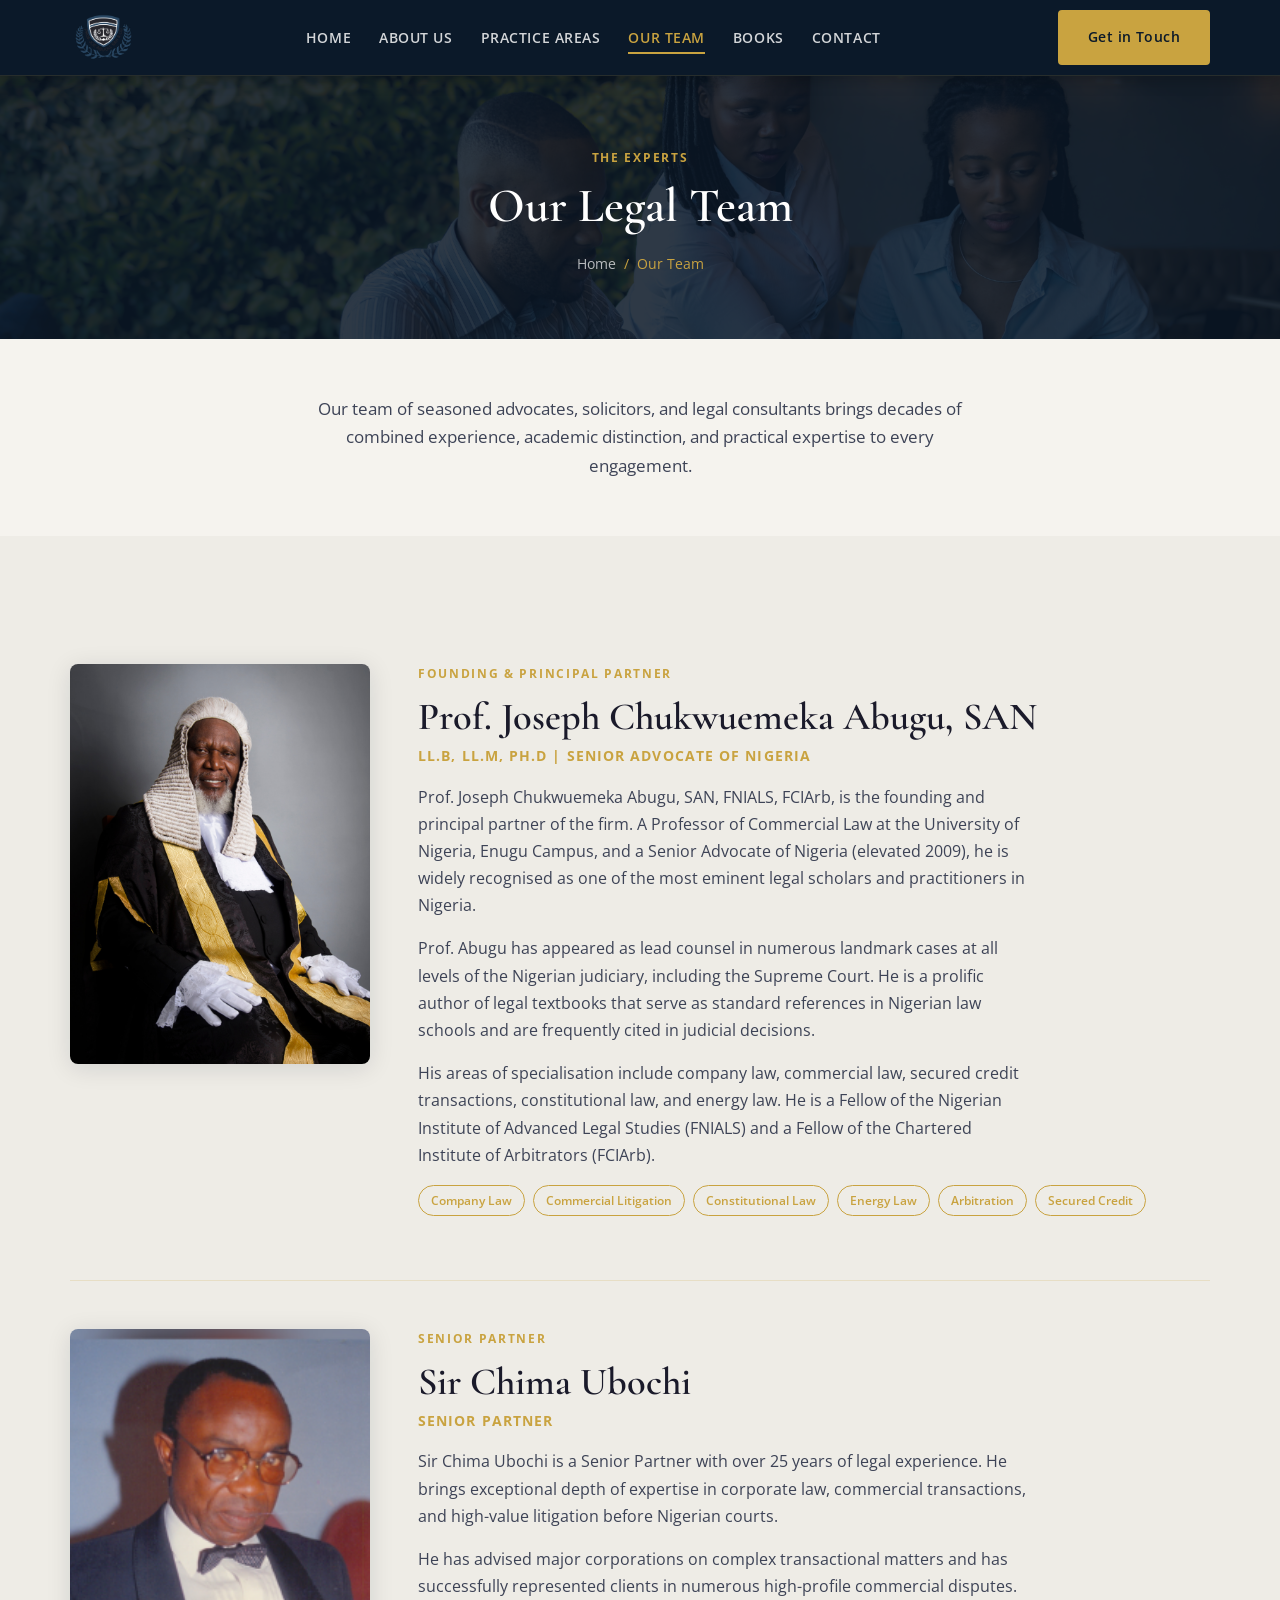
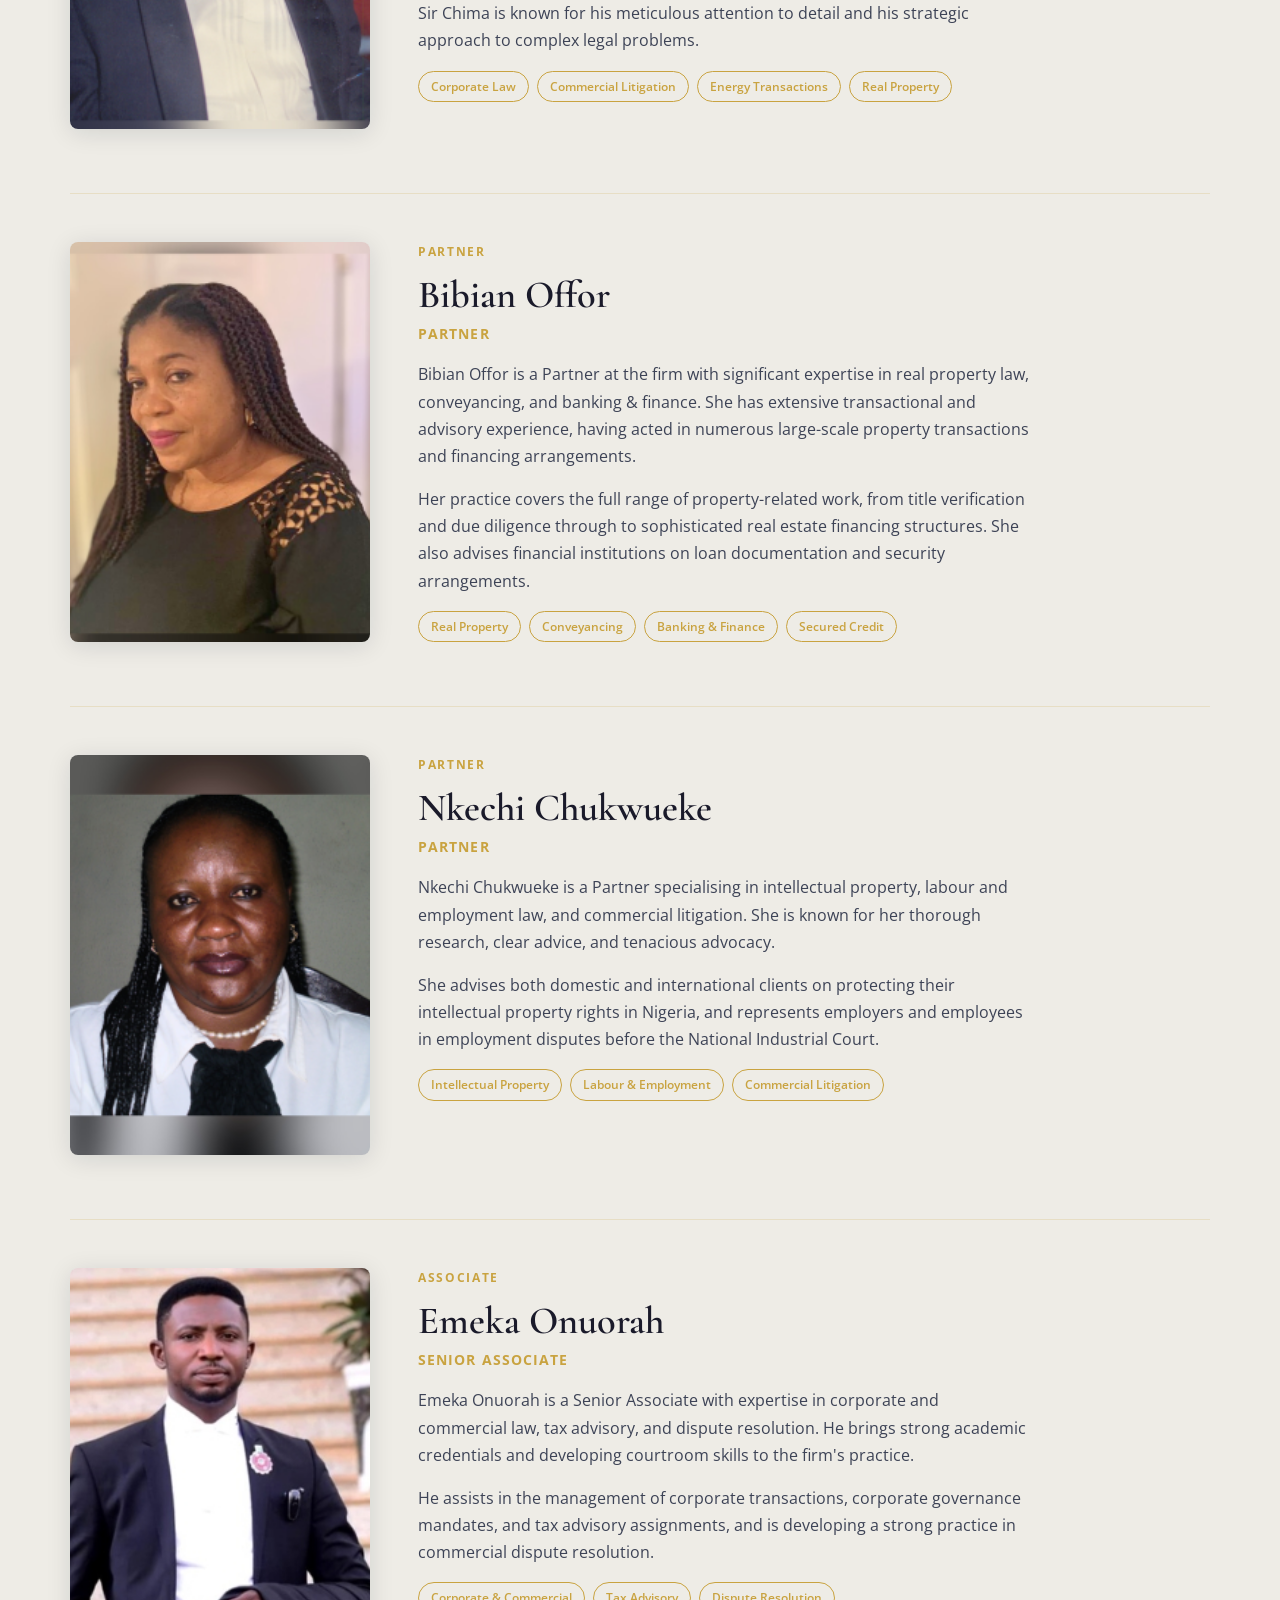
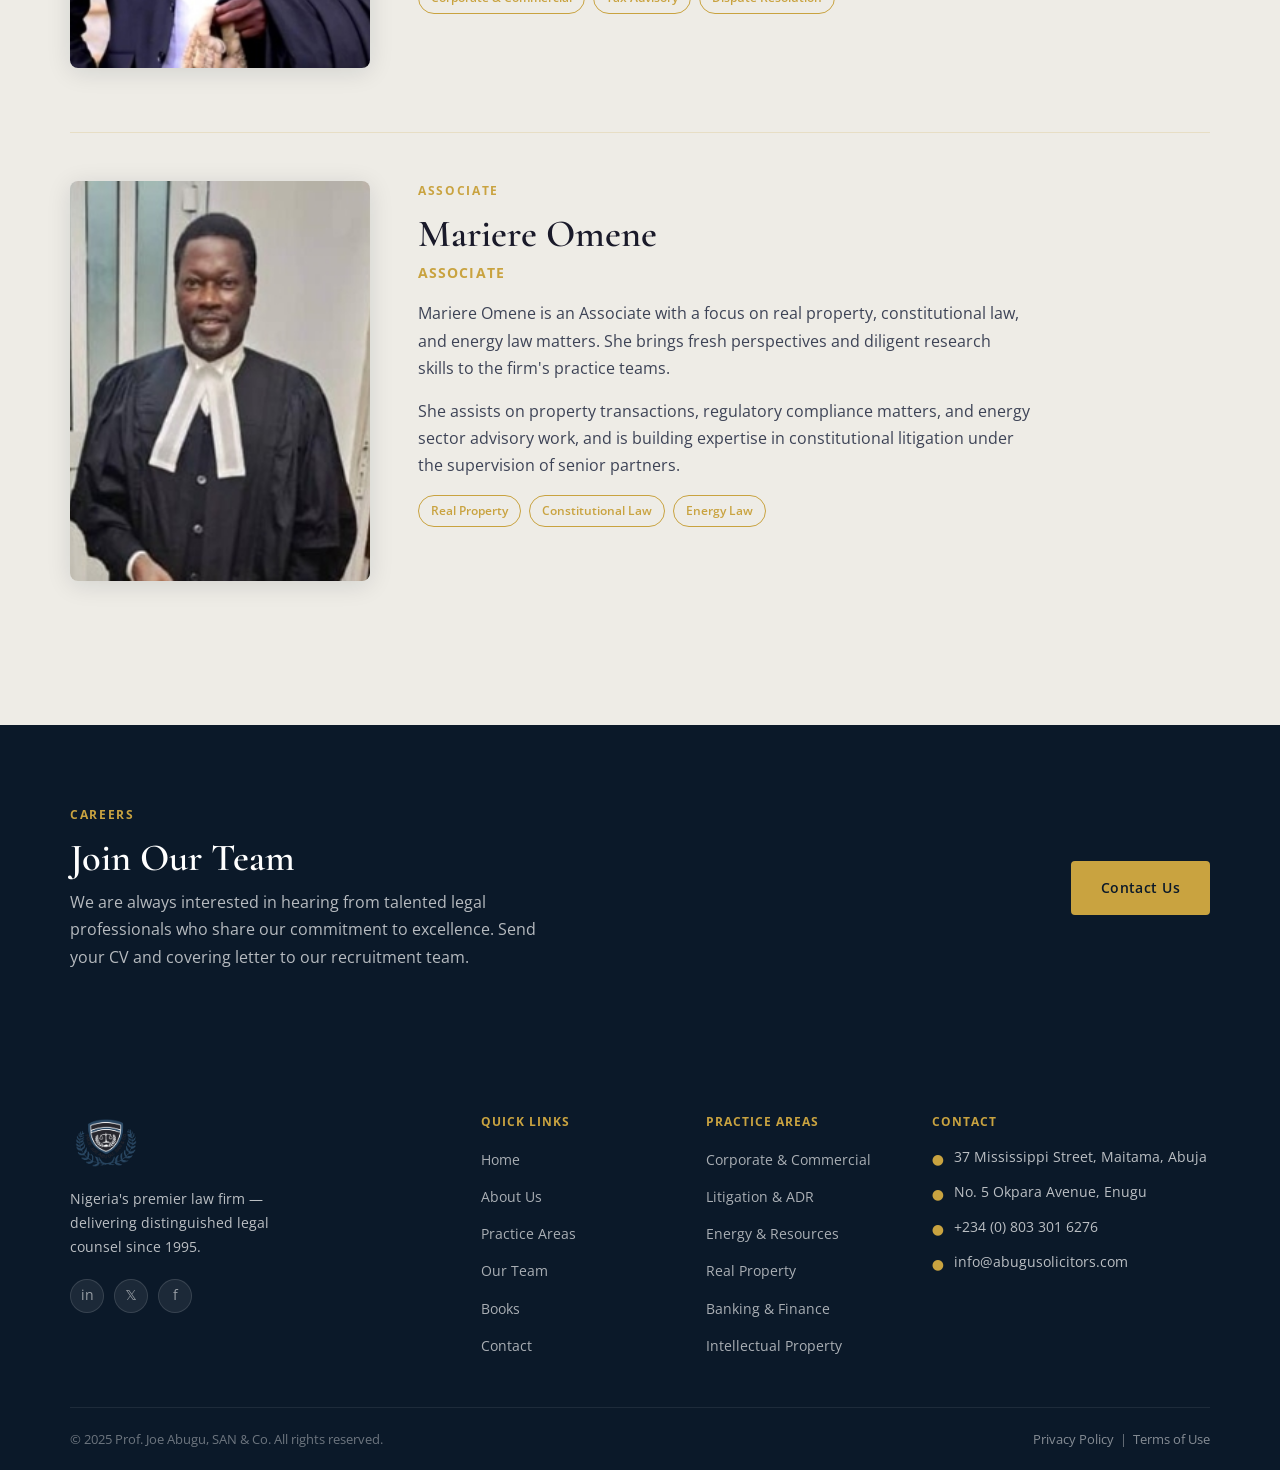
<file: our-team.html>
<!DOCTYPE html>
<html lang="en">
<head>
  <meta charset="UTF-8">
  <meta name="viewport" content="width=device-width, initial-scale=1.0, viewport-fit=cover">
  <title>Our Team | Prof. Joe Abugu, SAN &amp; Co.</title>
  <meta name="description" content="Meet the distinguished legal professionals at Prof. Joe Abugu, SAN &amp; Co. — our partners, associates, and support staff committed to delivering exceptional legal service.">
  <link rel="stylesheet" href="https://fonts.googleapis.com/css2?family=Cormorant+Garamond:ital,wght@0,400;0,500;0,600;0,700;1,400;1,600&family=Open+Sans:wght@400;600;700&display=swap">
  <link rel="stylesheet" href="css/styles.css">
  <style>
    .reveal { opacity: 0; transform: translateY(28px); transition: opacity .55s ease, transform .55s ease; }
    .reveal.revealed { opacity: 1; transform: none; }
    .reveal-delay-1 { transition-delay: .12s; }
    .reveal-delay-2 { transition-delay: .22s; }
    .back-to-top {
      position: fixed; bottom: 28px; right: 28px; z-index: 50;
      width: 44px; height: 44px; border-radius: 50%;
      background: var(--gold); color: var(--navy); border: none;
      font-size: 1.2rem; cursor: pointer; box-shadow: 0 4px 16px rgba(0,0,0,.25);
      display: flex; align-items: center; justify-content: center;
      transition: transform .2s;
    }
    .back-to-top:hover { transform: translateY(-3px); }
    .back-to-top[hidden] { display: none; }
  </style>
</head>
<body>

<!-- NAV -->
<nav class="site-nav" aria-label="Main navigation">
  <div class="nav-inner">
    <a href="index.html" class="nav-logo">
      <img src="assets/images/logo.png" alt="Prof. Joe Abugu, SAN &amp; Co.">
    </a>
    <button class="nav-toggle" aria-expanded="false" aria-controls="nav-links" aria-label="Toggle menu">
      <span></span><span></span><span></span>
    </button>
    <ul class="nav-links" id="nav-links" role="list">
      <li><a href="index.html">Home</a></li>
      <li><a href="about-us.html">About Us</a></li>
      <li><a href="practice-areas.html">Practice Areas</a></li>
      <li><a href="our-team.html" class="active">Our Team</a></li>
      <li><a href="books.html">Books</a></li>
      <li><a href="contact-us.html">Contact</a></li>
    </ul>
    <a href="contact-us.html" class="btn btn-gold nav-cta">Get in Touch</a>
  </div>
</nav>

<!-- PAGE HEADER -->
<header class="page-header page-header--team">
  <div class="container">
    <span class="eyebrow">The Experts</span>
    <h1>Our Legal Team</h1>
    <nav class="breadcrumb" aria-label="Breadcrumb">
      <a href="index.html">Home</a>
      <span aria-hidden="true">/</span>
      <span aria-current="page">Our Team</span>
    </nav>
  </div>
</header>

<!-- INTRO -->
<section class="section--sm bg-cream">
  <div class="container">
    <p style="font-size:1.05rem; color:var(--fg-mid); max-width:68ch; margin:0 auto; text-align:center;" class="reveal">
      Our team of seasoned advocates, solicitors, and legal consultants brings decades of combined experience, academic distinction, and practical expertise to every engagement.
    </p>
  </div>
</section>

<!-- TEAM MEMBERS -->
<section class="section bg-cream-alt" aria-label="Team members">
  <div class="container">

    <!-- Prof. Abugu -->
    <article class="team-detail reveal" id="prof-abugu">
      <img class="team-detail-photo"
           src="assets/images/team/prof-abugu.png"
           alt="Prof. Joseph Chukwuemeka Abugu, SAN"
           loading="eager">
      <div class="team-detail-info">
        <span class="eyebrow">Founding &amp; Principal Partner</span>
        <h2>Prof. Joseph Chukwuemeka Abugu, SAN</h2>
        <span class="team-card-role">LL.B, LL.M, Ph.D | Senior Advocate of Nigeria</span>
        <p>Prof. Joseph Chukwuemeka Abugu, SAN, FNIALS, FCIArb, is the founding and principal partner of the firm. A Professor of Commercial Law at the University of Nigeria, Enugu Campus, and a Senior Advocate of Nigeria (elevated 2009), he is widely recognised as one of the most eminent legal scholars and practitioners in Nigeria.</p>
        <p>Prof. Abugu has appeared as lead counsel in numerous landmark cases at all levels of the Nigerian judiciary, including the Supreme Court. He is a prolific author of legal textbooks that serve as standard references in Nigerian law schools and are frequently cited in judicial decisions.</p>
        <p>His areas of specialisation include company law, commercial law, secured credit transactions, constitutional law, and energy law. He is a Fellow of the Nigerian Institute of Advanced Legal Studies (FNIALS) and a Fellow of the Chartered Institute of Arbitrators (FCIArb).</p>
        <div class="practice-tags">
          <span class="practice-tag">Company Law</span>
          <span class="practice-tag">Commercial Litigation</span>
          <span class="practice-tag">Constitutional Law</span>
          <span class="practice-tag">Energy Law</span>
          <span class="practice-tag">Arbitration</span>
          <span class="practice-tag">Secured Credit</span>
        </div>
      </div>
    </article>

    <!-- Sir Chima Ubochi -->
    <article class="team-detail reveal" id="sir-chima">
      <img class="team-detail-photo"
           src="assets/images/team/sir-chima.png"
           alt="Sir Chima Ubochi"
           loading="lazy">
      <div class="team-detail-info">
        <span class="eyebrow">Senior Partner</span>
        <h2>Sir Chima Ubochi</h2>
        <span class="team-card-role">Senior Partner</span>
        <p>Sir Chima Ubochi is a Senior Partner with over 25 years of legal experience. He brings exceptional depth of expertise in corporate law, commercial transactions, and high-value litigation before Nigerian courts.</p>
        <p>He has advised major corporations on complex transactional matters and has successfully represented clients in numerous high-profile commercial disputes. Sir Chima is known for his meticulous attention to detail and his strategic approach to complex legal problems.</p>
        <div class="practice-tags">
          <span class="practice-tag">Corporate Law</span>
          <span class="practice-tag">Commercial Litigation</span>
          <span class="practice-tag">Energy Transactions</span>
          <span class="practice-tag">Real Property</span>
        </div>
      </div>
    </article>

    <!-- Bibian Offor -->
    <article class="team-detail reveal" id="bibian-offor">
      <img class="team-detail-photo"
           src="assets/images/team/bibian-offor.png"
           alt="Bibian Offor"
           loading="lazy">
      <div class="team-detail-info">
        <span class="eyebrow">Partner</span>
        <h2>Bibian Offor</h2>
        <span class="team-card-role">Partner</span>
        <p>Bibian Offor is a Partner at the firm with significant expertise in real property law, conveyancing, and banking &amp; finance. She has extensive transactional and advisory experience, having acted in numerous large-scale property transactions and financing arrangements.</p>
        <p>Her practice covers the full range of property-related work, from title verification and due diligence through to sophisticated real estate financing structures. She also advises financial institutions on loan documentation and security arrangements.</p>
        <div class="practice-tags">
          <span class="practice-tag">Real Property</span>
          <span class="practice-tag">Conveyancing</span>
          <span class="practice-tag">Banking &amp; Finance</span>
          <span class="practice-tag">Secured Credit</span>
        </div>
      </div>
    </article>

    <!-- Nkechi Chukwueke -->
    <article class="team-detail reveal" id="nkechi-chukwueke">
      <img class="team-detail-photo"
           src="assets/images/team/nkechi-chukwueke.png"
           alt="Nkechi Chukwueke"
           loading="lazy">
      <div class="team-detail-info">
        <span class="eyebrow">Partner</span>
        <h2>Nkechi Chukwueke</h2>
        <span class="team-card-role">Partner</span>
        <p>Nkechi Chukwueke is a Partner specialising in intellectual property, labour and employment law, and commercial litigation. She is known for her thorough research, clear advice, and tenacious advocacy.</p>
        <p>She advises both domestic and international clients on protecting their intellectual property rights in Nigeria, and represents employers and employees in employment disputes before the National Industrial Court.</p>
        <div class="practice-tags">
          <span class="practice-tag">Intellectual Property</span>
          <span class="practice-tag">Labour &amp; Employment</span>
          <span class="practice-tag">Commercial Litigation</span>
        </div>
      </div>
    </article>

    <!-- Emeka Onuorah -->
    <article class="team-detail reveal" id="emeka-onuorah">
      <img class="team-detail-photo"
           src="assets/images/team/emeka-onuorah.jpg"
           alt="Emeka Onuorah"
           loading="lazy"
           style="object-position: center;">
      <div class="team-detail-info">
        <span class="eyebrow">Associate</span>
        <h2>Emeka Onuorah</h2>
        <span class="team-card-role">Senior Associate</span>
        <p>Emeka Onuorah is a Senior Associate with expertise in corporate and commercial law, tax advisory, and dispute resolution. He brings strong academic credentials and developing courtroom skills to the firm's practice.</p>
        <p>He assists in the management of corporate transactions, corporate governance mandates, and tax advisory assignments, and is developing a strong practice in commercial dispute resolution.</p>
        <div class="practice-tags">
          <span class="practice-tag">Corporate &amp; Commercial</span>
          <span class="practice-tag">Tax Advisory</span>
          <span class="practice-tag">Dispute Resolution</span>
        </div>
      </div>
    </article>

    <!-- Mariere Omene -->
    <article class="team-detail reveal" id="mariere-omene">
      <img class="team-detail-photo"
           src="assets/images/team/mariere-omene.jpg"
           alt="Mariere Omene"
           loading="lazy"
           style="object-position: center;">
      <div class="team-detail-info">
        <span class="eyebrow">Associate</span>
        <h2>Mariere Omene</h2>
        <span class="team-card-role">Associate</span>
        <p>Mariere Omene is an Associate with a focus on real property, constitutional law, and energy law matters. She brings fresh perspectives and diligent research skills to the firm's practice teams.</p>
        <p>She assists on property transactions, regulatory compliance matters, and energy sector advisory work, and is building expertise in constitutional litigation under the supervision of senior partners.</p>
        <div class="practice-tags">
          <span class="practice-tag">Real Property</span>
          <span class="practice-tag">Constitutional Law</span>
          <span class="practice-tag">Energy Law</span>
        </div>
      </div>
    </article>

  </div>
</section>

<!-- JOIN THE TEAM -->
<section class="section bg-navy" aria-labelledby="join-heading">
  <div class="container">
    <div class="cta-banner-inner reveal">
      <div>
        <span class="eyebrow text-gold">Careers</span>
        <h2 id="join-heading" class="text-white">Join Our Team</h2>
        <p style="color:rgba(255,255,255,.7); margin-top:8px; max-width:52ch;">We are always interested in hearing from talented legal professionals who share our commitment to excellence. Send your CV and covering letter to our recruitment team.</p>
      </div>
      <div>
        <a href="contact-us.html" class="btn btn-gold">Contact Us</a>
      </div>
    </div>
  </div>
</section>

<!-- FOOTER -->
<footer class="site-footer">
  <div class="container">
    <div class="footer-grid">
      <div class="footer-brand">
        <img src="assets/images/logo.png" alt="Prof. Joe Abugu, SAN &amp; Co.">
        <p>Nigeria's premier law firm — delivering distinguished legal counsel since 1995.</p>
        <div class="social-links" style="margin-top:20px;">
          <a href="#" class="social-link" aria-label="LinkedIn">in</a>
          <a href="#" class="social-link" aria-label="Twitter/X">&#120143;</a>
          <a href="#" class="social-link" aria-label="Facebook">f</a>
        </div>
      </div>
      <nav class="footer-col">
        <h5>Quick Links</h5>
        <ul>
          <li><a href="index.html">Home</a></li>
          <li><a href="about-us.html">About Us</a></li>
          <li><a href="practice-areas.html">Practice Areas</a></li>
          <li><a href="our-team.html">Our Team</a></li>
          <li><a href="books.html">Books</a></li>
          <li><a href="contact-us.html">Contact</a></li>
        </ul>
      </nav>
      <nav class="footer-col">
        <h5>Practice Areas</h5>
        <ul>
          <li><a href="practice-areas.html#corporate">Corporate &amp; Commercial</a></li>
          <li><a href="practice-areas.html#litigation">Litigation &amp; ADR</a></li>
          <li><a href="practice-areas.html#energy">Energy &amp; Resources</a></li>
          <li><a href="practice-areas.html#property">Real Property</a></li>
          <li><a href="practice-areas.html#banking">Banking &amp; Finance</a></li>
          <li><a href="practice-areas.html#ip">Intellectual Property</a></li>
        </ul>
      </nav>
      <address class="footer-col" style="font-style:normal;">
        <h5>Contact</h5>
        <div class="footer-contact-item"><span>&#9679;</span><span>37 Mississippi Street, Maitama, Abuja</span></div>
        <div class="footer-contact-item"><span>&#9679;</span><span>No. 5 Okpara Avenue, Enugu</span></div>
        <div class="footer-contact-item"><span>&#9679;</span><span>+234 (0) 803 301 6276</span></div>
        <div class="footer-contact-item"><span>&#9679;</span><span>info@abugusolicitors.com</span></div>
      </address>
    </div>
    <div class="footer-bottom">
      <span>&copy; 2025 Prof. Joe Abugu, SAN &amp; Co. All rights reserved.</span>
      <span><a href="privacy.html">Privacy Policy</a> &nbsp;|&nbsp; <a href="terms.html">Terms of Use</a></span>
    </div>
  </div>
</footer>

<button class="back-to-top" aria-label="Back to top" hidden>&#8679;</button>
<script src="js/main.js"></script>
</body>
</html>
</file>
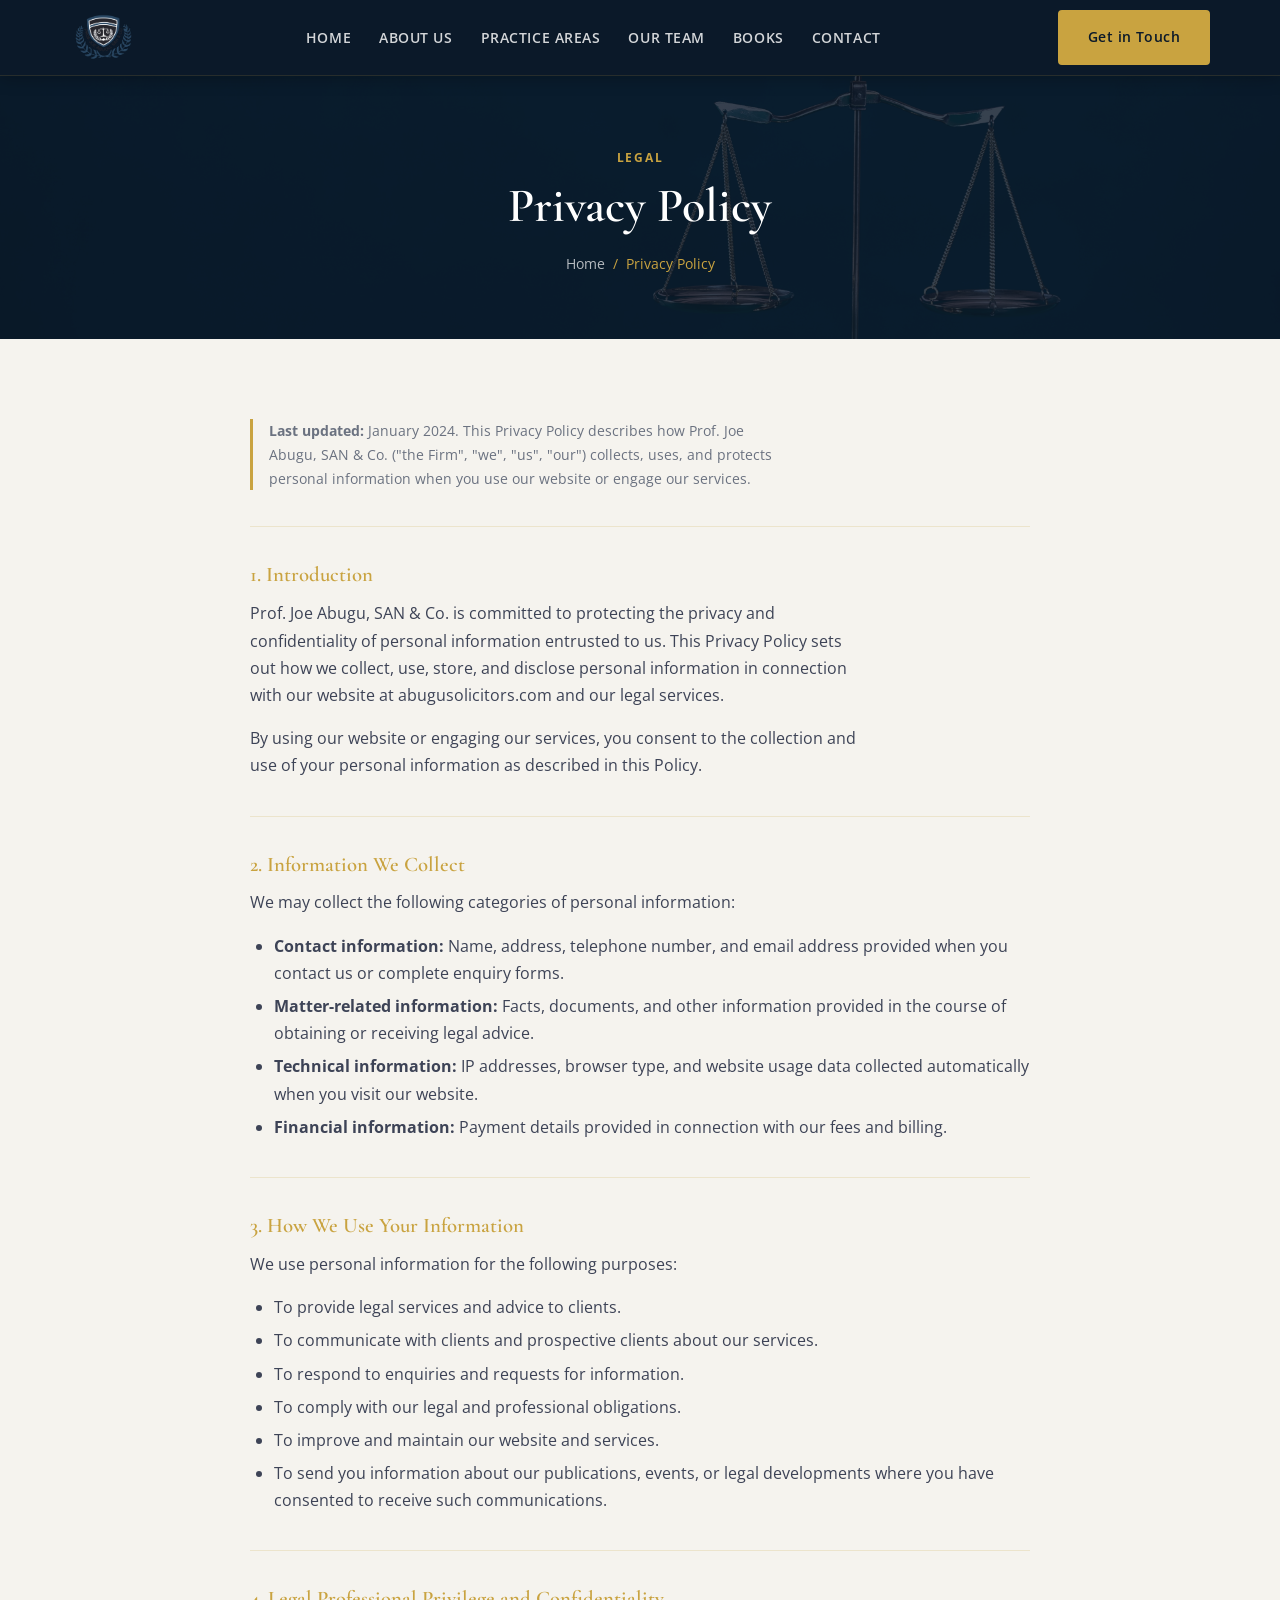
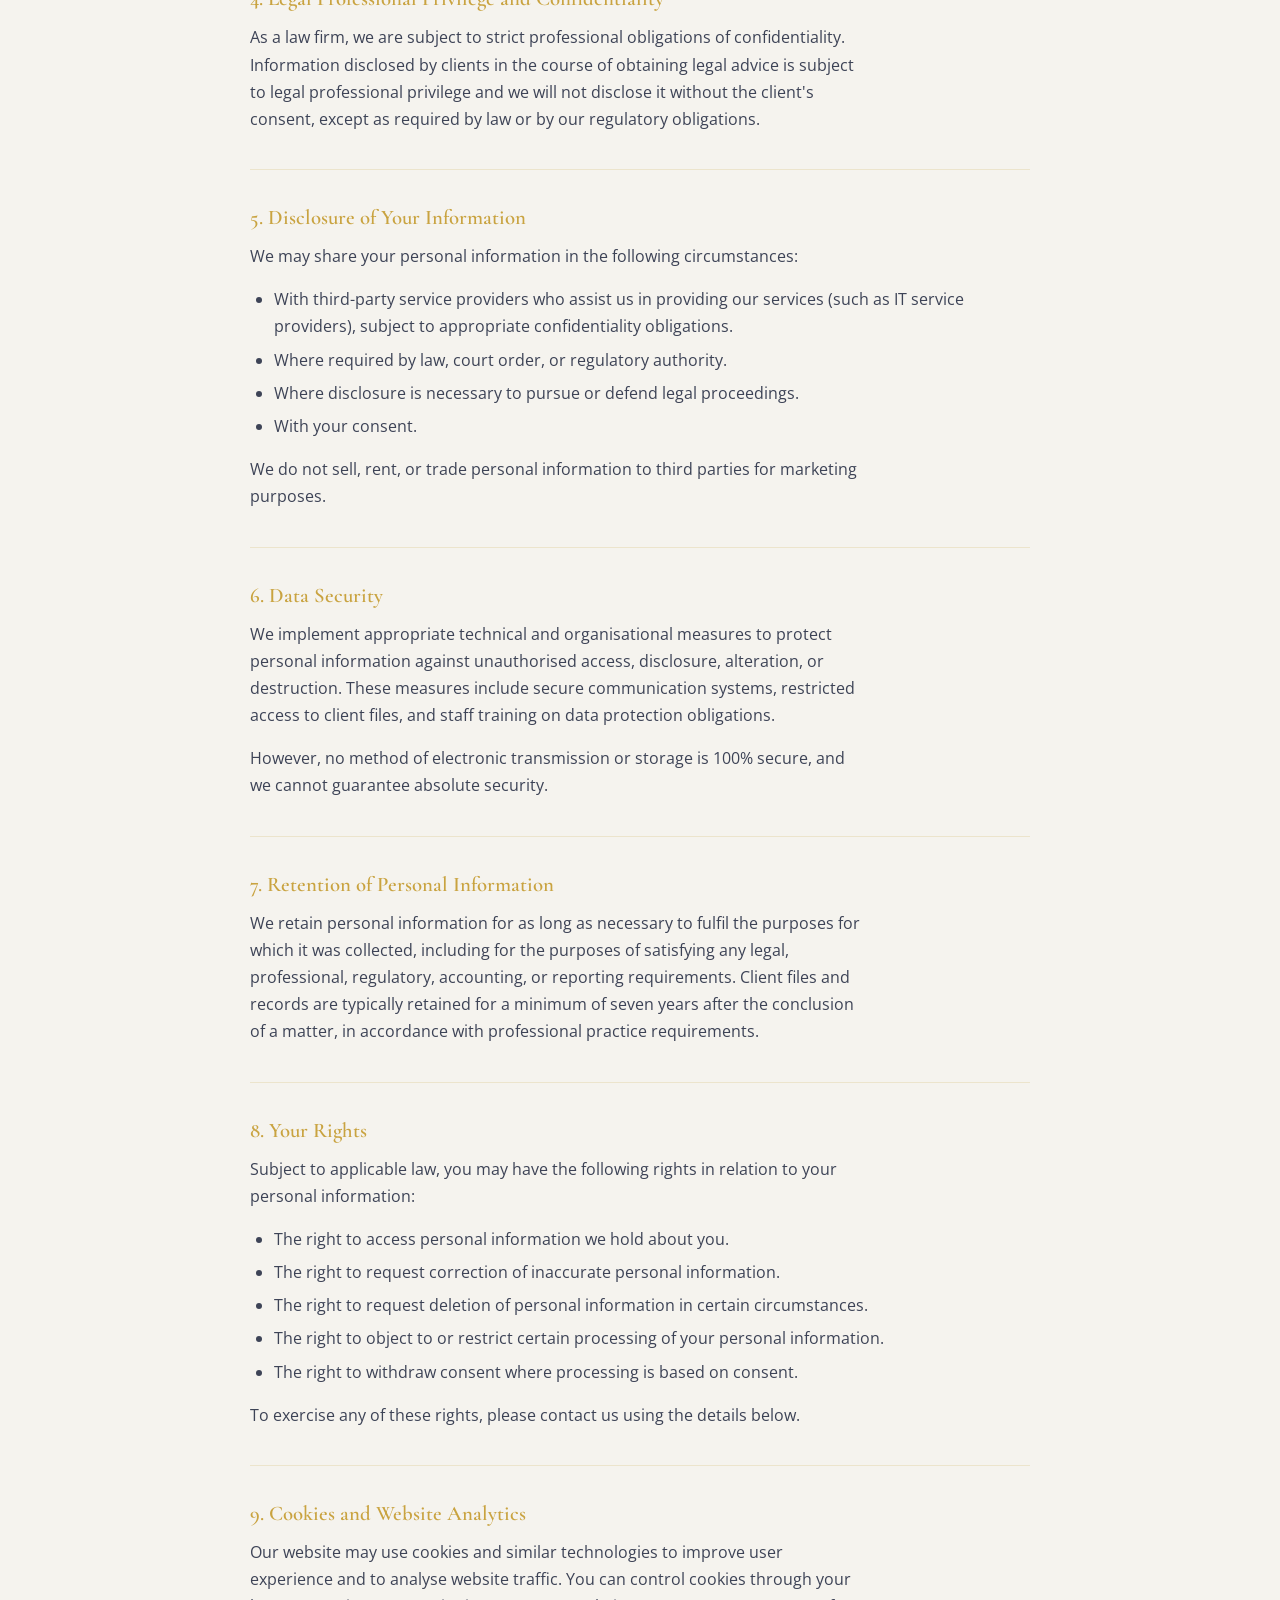
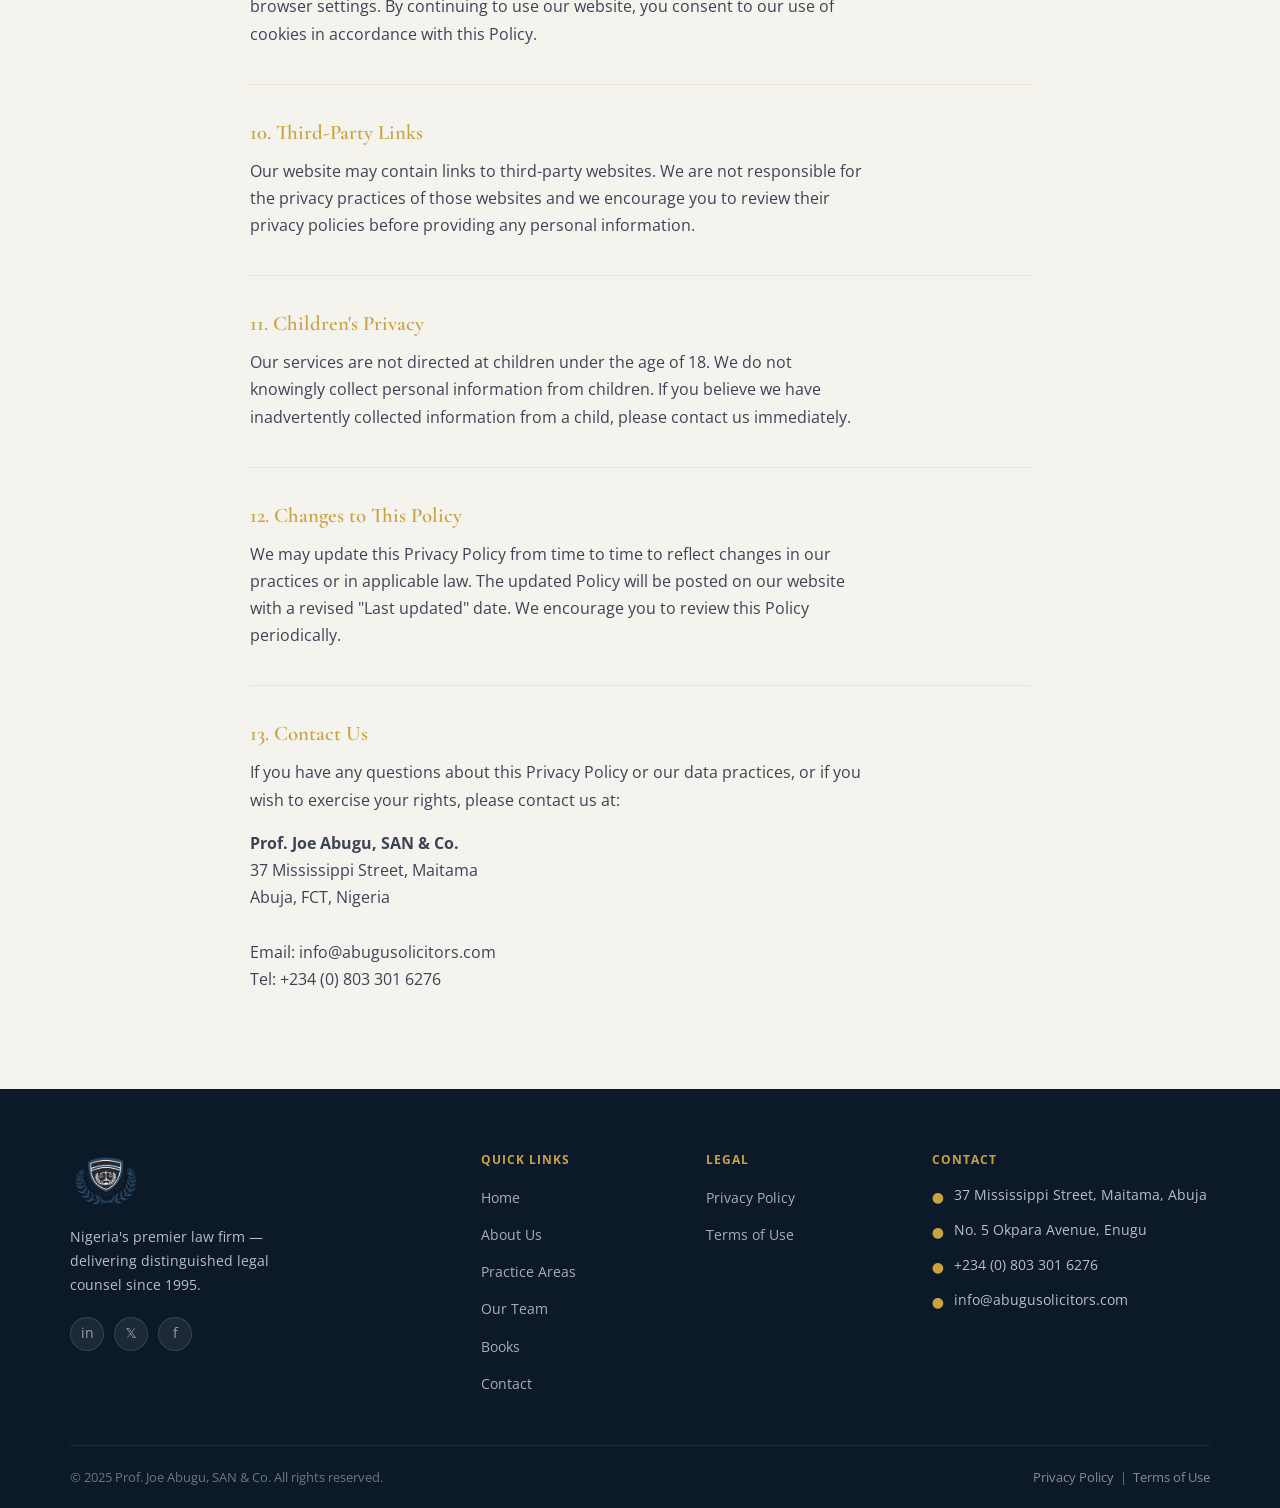
<file: privacy.html>
<!DOCTYPE html>
<html lang="en">
<head>
  <meta charset="UTF-8">
  <meta name="viewport" content="width=device-width, initial-scale=1.0, viewport-fit=cover">
  <title>Privacy Policy | Prof. Joe Abugu, SAN &amp; Co.</title>
  <meta name="description" content="Privacy Policy of Prof. Joe Abugu, SAN &amp; Co. — how we collect, use, and protect your personal information.">
  <link rel="stylesheet" href="https://fonts.googleapis.com/css2?family=Cormorant+Garamond:ital,wght@0,400;0,500;0,600;0,700;1,400;1,600&family=Open+Sans:wght@400;600;700&display=swap">
  <link rel="stylesheet" href="css/styles.css">
  <style>
    .back-to-top {
      position: fixed; bottom: 28px; right: 28px; z-index: 50;
      width: 44px; height: 44px; border-radius: 50%;
      background: var(--gold); color: var(--navy); border: none;
      font-size: 1.2rem; cursor: pointer; box-shadow: 0 4px 16px rgba(0,0,0,.25);
      display: flex; align-items: center; justify-content: center;
      transition: transform .2s;
    }
    .back-to-top:hover { transform: translateY(-3px); }
    .back-to-top[hidden] { display: none; }
  </style>
</head>
<body>

<!-- NAV -->
<nav class="site-nav" aria-label="Main navigation">
  <div class="nav-inner">
    <a href="index.html" class="nav-logo">
      <img src="assets/images/logo.png" alt="Prof. Joe Abugu, SAN &amp; Co.">
    </a>
    <button class="nav-toggle" aria-expanded="false" aria-controls="nav-links" aria-label="Toggle menu">
      <span></span><span></span><span></span>
    </button>
    <ul class="nav-links" id="nav-links" role="list">
      <li><a href="index.html">Home</a></li>
      <li><a href="about-us.html">About Us</a></li>
      <li><a href="practice-areas.html">Practice Areas</a></li>
      <li><a href="our-team.html">Our Team</a></li>
      <li><a href="books.html">Books</a></li>
      <li><a href="contact-us.html">Contact</a></li>
    </ul>
    <a href="contact-us.html" class="btn btn-gold nav-cta">Get in Touch</a>
  </div>
</nav>

<!-- PAGE HEADER -->
<header class="page-header page-header--privacy">
  <div class="container">
    <span class="eyebrow">Legal</span>
    <h1>Privacy Policy</h1>
    <nav class="breadcrumb" aria-label="Breadcrumb">
      <a href="index.html">Home</a>
      <span aria-hidden="true">/</span>
      <span aria-current="page">Privacy Policy</span>
    </nav>
  </div>
</header>

<!-- CONTENT -->
<section class="section bg-cream">
  <div class="container">
    <div class="legal-content">

      <p style="color:var(--fg-muted); font-size:.88rem; border-left:3px solid var(--gold); padding-left:16px; margin-bottom:32px;">
        <strong>Last updated:</strong> January 2024. This Privacy Policy describes how Prof. Joe Abugu, SAN &amp; Co. ("the Firm", "we", "us", "our") collects, uses, and protects personal information when you use our website or engage our services.
      </p>

      <h2>1. Introduction</h2>
      <p>Prof. Joe Abugu, SAN &amp; Co. is committed to protecting the privacy and confidentiality of personal information entrusted to us. This Privacy Policy sets out how we collect, use, store, and disclose personal information in connection with our website at abugusolicitors.com and our legal services.</p>
      <p>By using our website or engaging our services, you consent to the collection and use of your personal information as described in this Policy.</p>

      <h2>2. Information We Collect</h2>
      <p>We may collect the following categories of personal information:</p>
      <ul>
        <li><strong>Contact information:</strong> Name, address, telephone number, and email address provided when you contact us or complete enquiry forms.</li>
        <li><strong>Matter-related information:</strong> Facts, documents, and other information provided in the course of obtaining or receiving legal advice.</li>
        <li><strong>Technical information:</strong> IP addresses, browser type, and website usage data collected automatically when you visit our website.</li>
        <li><strong>Financial information:</strong> Payment details provided in connection with our fees and billing.</li>
      </ul>

      <h2>3. How We Use Your Information</h2>
      <p>We use personal information for the following purposes:</p>
      <ul>
        <li>To provide legal services and advice to clients.</li>
        <li>To communicate with clients and prospective clients about our services.</li>
        <li>To respond to enquiries and requests for information.</li>
        <li>To comply with our legal and professional obligations.</li>
        <li>To improve and maintain our website and services.</li>
        <li>To send you information about our publications, events, or legal developments where you have consented to receive such communications.</li>
      </ul>

      <h2>4. Legal Professional Privilege and Confidentiality</h2>
      <p>As a law firm, we are subject to strict professional obligations of confidentiality. Information disclosed by clients in the course of obtaining legal advice is subject to legal professional privilege and we will not disclose it without the client's consent, except as required by law or by our regulatory obligations.</p>

      <h2>5. Disclosure of Your Information</h2>
      <p>We may share your personal information in the following circumstances:</p>
      <ul>
        <li>With third-party service providers who assist us in providing our services (such as IT service providers), subject to appropriate confidentiality obligations.</li>
        <li>Where required by law, court order, or regulatory authority.</li>
        <li>Where disclosure is necessary to pursue or defend legal proceedings.</li>
        <li>With your consent.</li>
      </ul>
      <p>We do not sell, rent, or trade personal information to third parties for marketing purposes.</p>

      <h2>6. Data Security</h2>
      <p>We implement appropriate technical and organisational measures to protect personal information against unauthorised access, disclosure, alteration, or destruction. These measures include secure communication systems, restricted access to client files, and staff training on data protection obligations.</p>
      <p>However, no method of electronic transmission or storage is 100% secure, and we cannot guarantee absolute security.</p>

      <h2>7. Retention of Personal Information</h2>
      <p>We retain personal information for as long as necessary to fulfil the purposes for which it was collected, including for the purposes of satisfying any legal, professional, regulatory, accounting, or reporting requirements. Client files and records are typically retained for a minimum of seven years after the conclusion of a matter, in accordance with professional practice requirements.</p>

      <h2>8. Your Rights</h2>
      <p>Subject to applicable law, you may have the following rights in relation to your personal information:</p>
      <ul>
        <li>The right to access personal information we hold about you.</li>
        <li>The right to request correction of inaccurate personal information.</li>
        <li>The right to request deletion of personal information in certain circumstances.</li>
        <li>The right to object to or restrict certain processing of your personal information.</li>
        <li>The right to withdraw consent where processing is based on consent.</li>
      </ul>
      <p>To exercise any of these rights, please contact us using the details below.</p>

      <h2>9. Cookies and Website Analytics</h2>
      <p>Our website may use cookies and similar technologies to improve user experience and to analyse website traffic. You can control cookies through your browser settings. By continuing to use our website, you consent to our use of cookies in accordance with this Policy.</p>

      <h2>10. Third-Party Links</h2>
      <p>Our website may contain links to third-party websites. We are not responsible for the privacy practices of those websites and we encourage you to review their privacy policies before providing any personal information.</p>

      <h2>11. Children's Privacy</h2>
      <p>Our services are not directed at children under the age of 18. We do not knowingly collect personal information from children. If you believe we have inadvertently collected information from a child, please contact us immediately.</p>

      <h2>12. Changes to This Policy</h2>
      <p>We may update this Privacy Policy from time to time to reflect changes in our practices or in applicable law. The updated Policy will be posted on our website with a revised "Last updated" date. We encourage you to review this Policy periodically.</p>

      <h2>13. Contact Us</h2>
      <p>If you have any questions about this Privacy Policy or our data practices, or if you wish to exercise your rights, please contact us at:</p>
      <p>
        <strong>Prof. Joe Abugu, SAN &amp; Co.</strong><br>
        37 Mississippi Street, Maitama<br>
        Abuja, FCT, Nigeria<br>
        <br>
        Email: info@abugusolicitors.com<br>
        Tel: +234 (0) 803 301 6276
      </p>

    </div>
  </div>
</section>

<!-- FOOTER -->
<footer class="site-footer">
  <div class="container">
    <div class="footer-grid">
      <div class="footer-brand">
        <img src="assets/images/logo.png" alt="Prof. Joe Abugu, SAN &amp; Co.">
        <p>Nigeria's premier law firm — delivering distinguished legal counsel since 1995.</p>
        <div class="social-links" style="margin-top:20px;">
          <a href="#" class="social-link" aria-label="LinkedIn">in</a>
          <a href="#" class="social-link" aria-label="Twitter/X">&#120143;</a>
          <a href="#" class="social-link" aria-label="Facebook">f</a>
        </div>
      </div>
      <nav class="footer-col">
        <h5>Quick Links</h5>
        <ul>
          <li><a href="index.html">Home</a></li>
          <li><a href="about-us.html">About Us</a></li>
          <li><a href="practice-areas.html">Practice Areas</a></li>
          <li><a href="our-team.html">Our Team</a></li>
          <li><a href="books.html">Books</a></li>
          <li><a href="contact-us.html">Contact</a></li>
        </ul>
      </nav>
      <nav class="footer-col">
        <h5>Legal</h5>
        <ul>
          <li><a href="privacy.html">Privacy Policy</a></li>
          <li><a href="terms.html">Terms of Use</a></li>
        </ul>
      </nav>
      <address class="footer-col" style="font-style:normal;">
        <h5>Contact</h5>
        <div class="footer-contact-item"><span>&#9679;</span><span>37 Mississippi Street, Maitama, Abuja</span></div>
        <div class="footer-contact-item"><span>&#9679;</span><span>No. 5 Okpara Avenue, Enugu</span></div>
        <div class="footer-contact-item"><span>&#9679;</span><span>+234 (0) 803 301 6276</span></div>
        <div class="footer-contact-item"><span>&#9679;</span><span>info@abugusolicitors.com</span></div>
      </address>
    </div>
    <div class="footer-bottom">
      <span>&copy; 2025 Prof. Joe Abugu, SAN &amp; Co. All rights reserved.</span>
      <span><a href="privacy.html">Privacy Policy</a> &nbsp;|&nbsp; <a href="terms.html">Terms of Use</a></span>
    </div>
  </div>
</footer>

<button class="back-to-top" aria-label="Back to top" hidden>&#8679;</button>
<script src="js/main.js"></script>
</body>
</html>
</file>
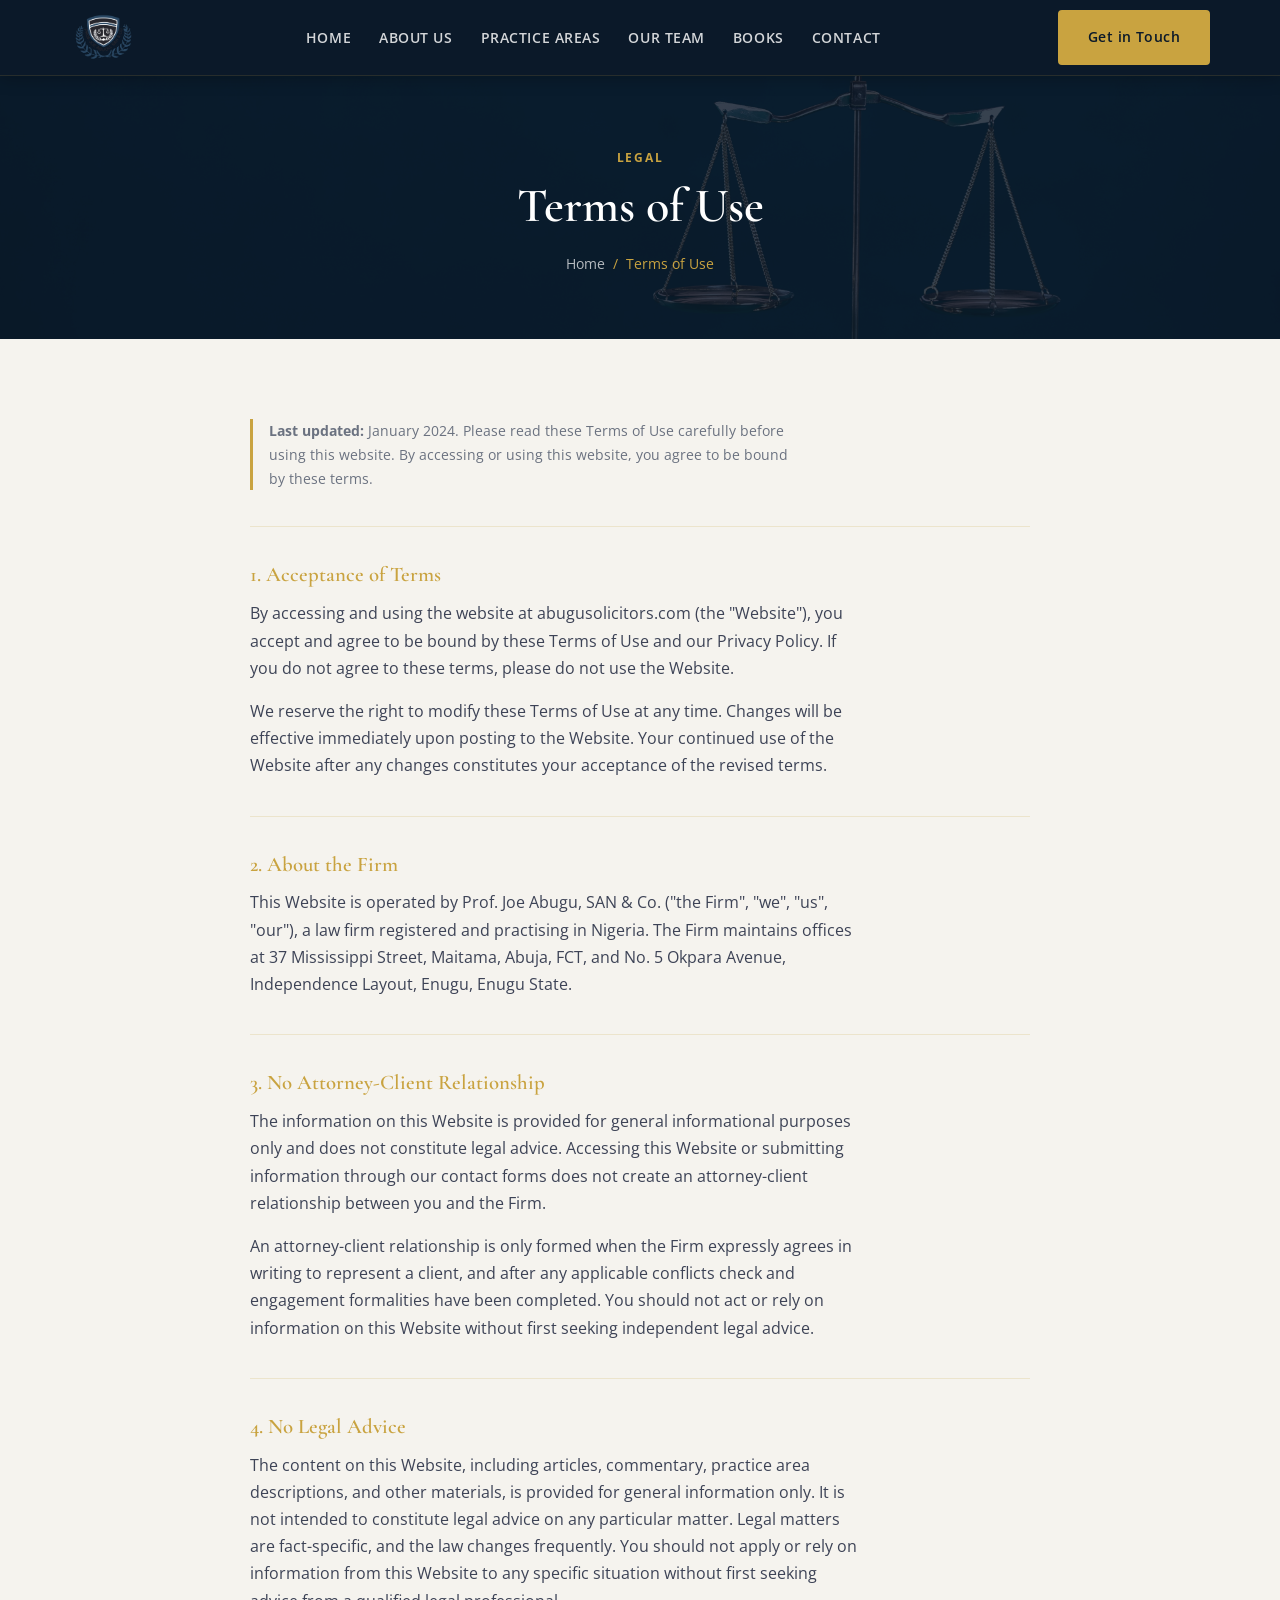
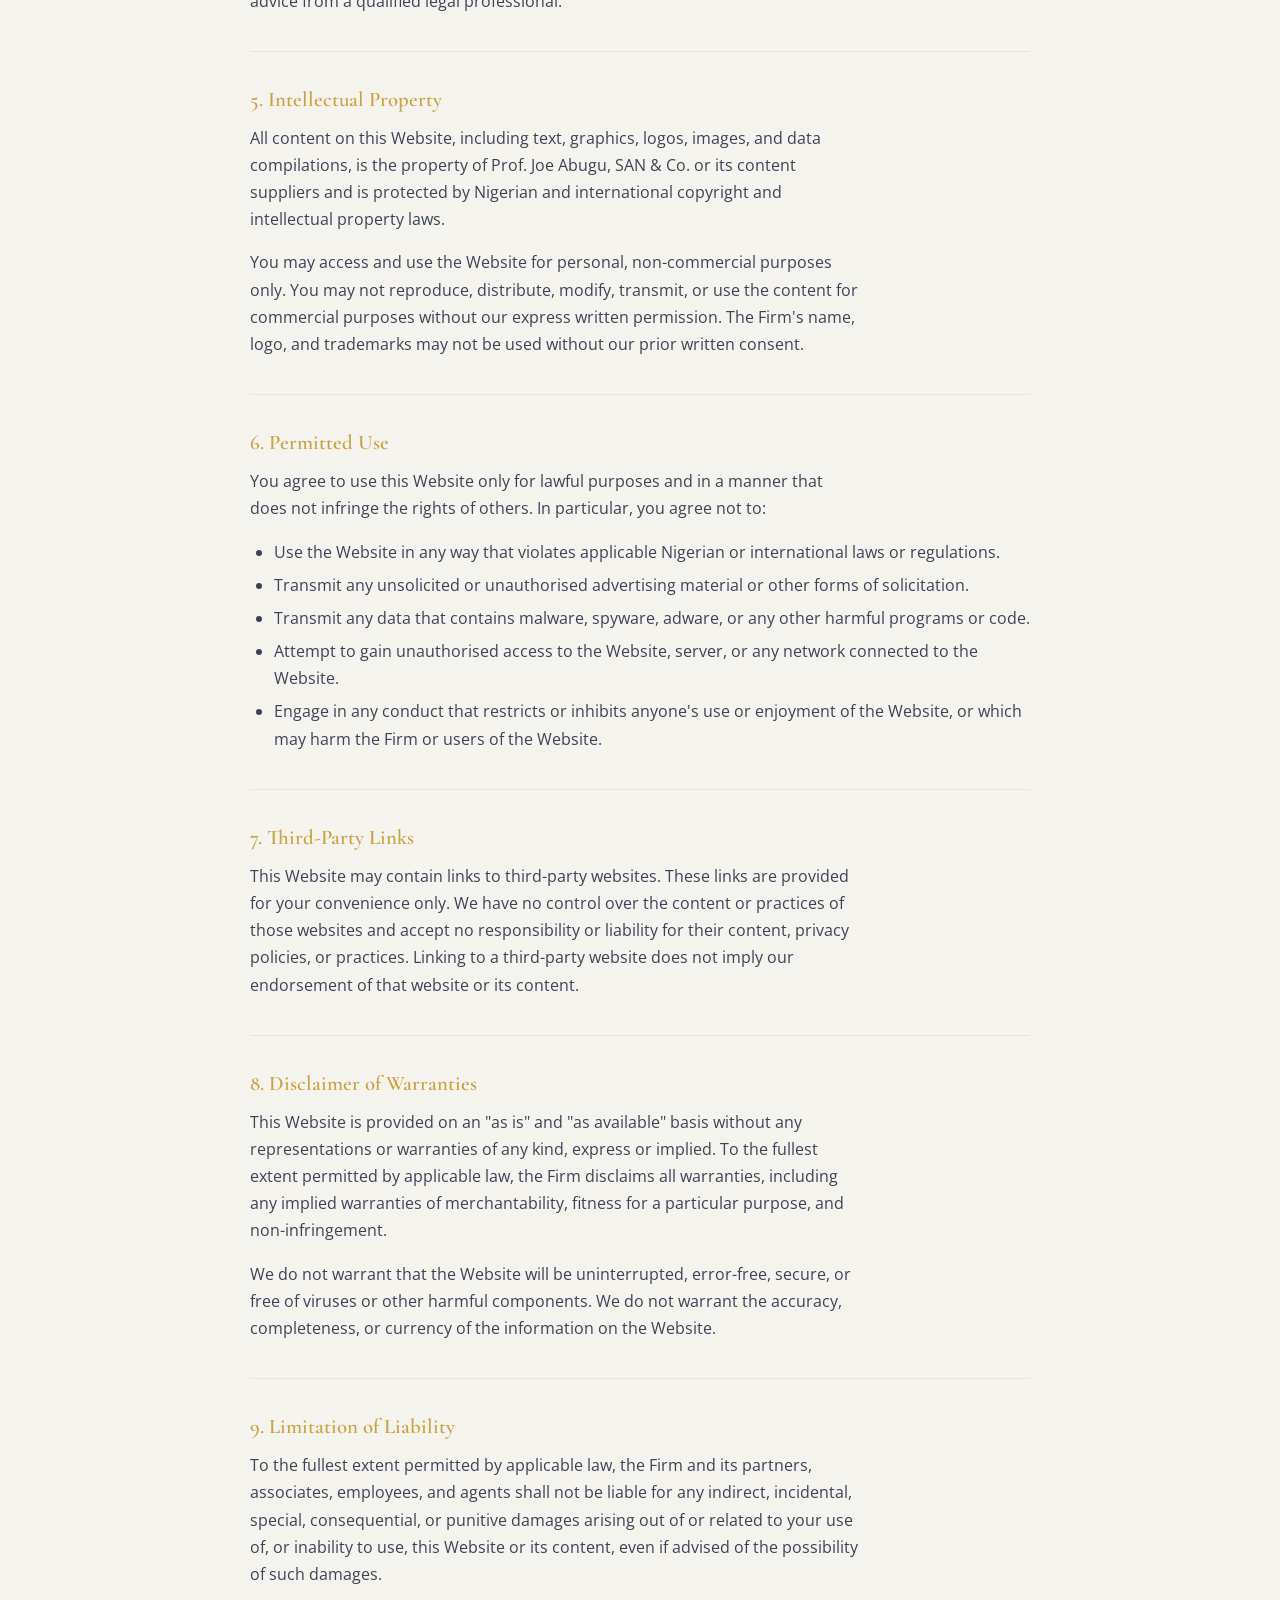
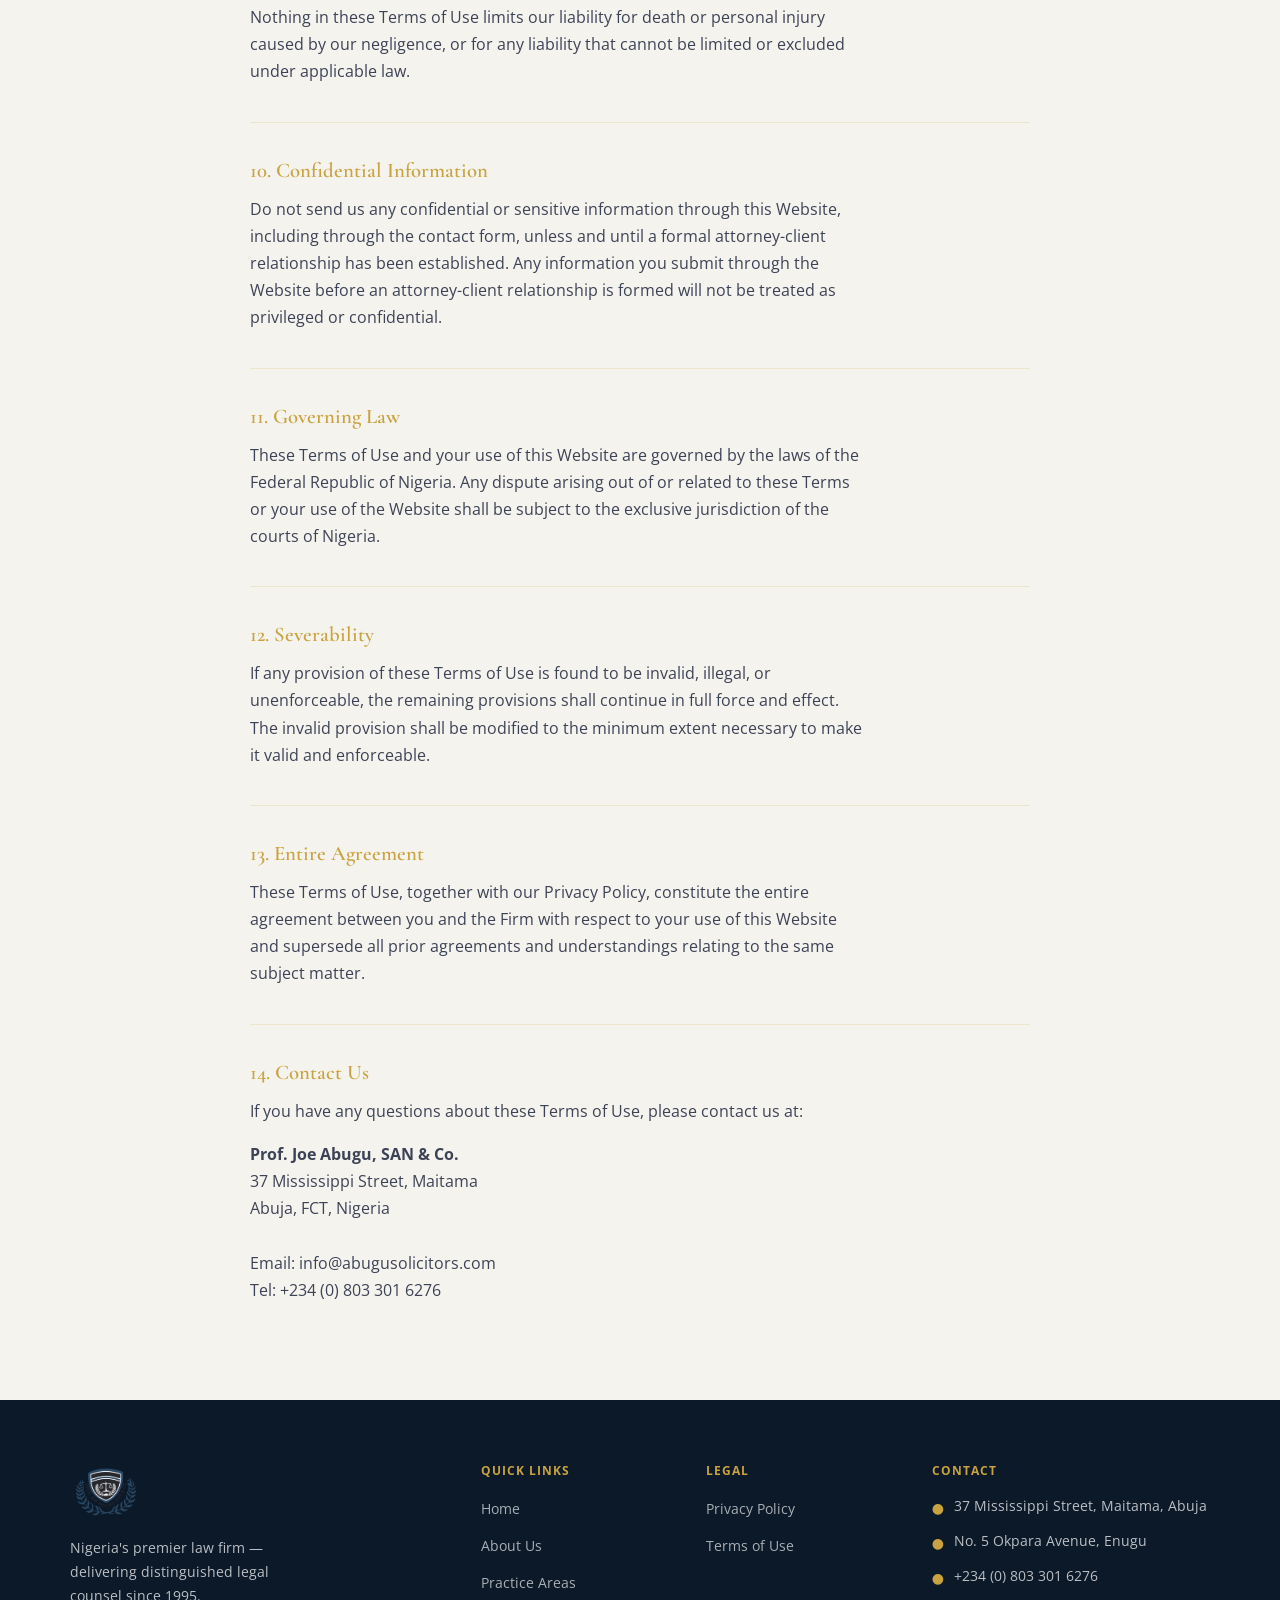
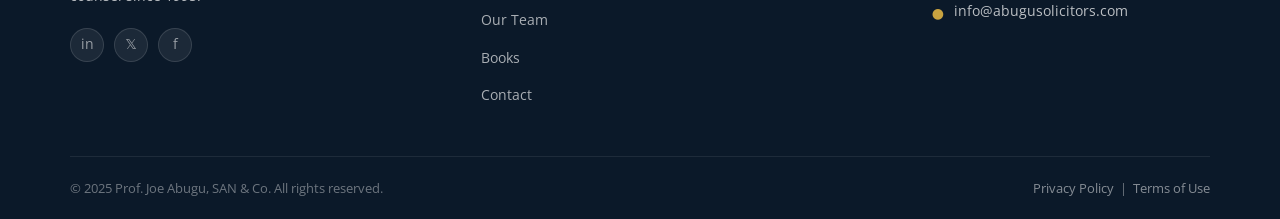
<file: terms.html>
<!DOCTYPE html>
<html lang="en">
<head>
  <meta charset="UTF-8">
  <meta name="viewport" content="width=device-width, initial-scale=1.0, viewport-fit=cover">
  <title>Terms of Use | Prof. Joe Abugu, SAN &amp; Co.</title>
  <meta name="description" content="Terms of Use for the Prof. Joe Abugu, SAN &amp; Co. website — governing your access to and use of abugusolicitors.com.">
  <link rel="stylesheet" href="https://fonts.googleapis.com/css2?family=Cormorant+Garamond:ital,wght@0,400;0,500;0,600;0,700;1,400;1,600&family=Open+Sans:wght@400;600;700&display=swap">
  <link rel="stylesheet" href="css/styles.css">
  <style>
    .back-to-top {
      position: fixed; bottom: 28px; right: 28px; z-index: 50;
      width: 44px; height: 44px; border-radius: 50%;
      background: var(--gold); color: var(--navy); border: none;
      font-size: 1.2rem; cursor: pointer; box-shadow: 0 4px 16px rgba(0,0,0,.25);
      display: flex; align-items: center; justify-content: center;
      transition: transform .2s;
    }
    .back-to-top:hover { transform: translateY(-3px); }
    .back-to-top[hidden] { display: none; }
  </style>
</head>
<body>

<!-- NAV -->
<nav class="site-nav" aria-label="Main navigation">
  <div class="nav-inner">
    <a href="index.html" class="nav-logo">
      <img src="assets/images/logo.png" alt="Prof. Joe Abugu, SAN &amp; Co.">
    </a>
    <button class="nav-toggle" aria-expanded="false" aria-controls="nav-links" aria-label="Toggle menu">
      <span></span><span></span><span></span>
    </button>
    <ul class="nav-links" id="nav-links" role="list">
      <li><a href="index.html">Home</a></li>
      <li><a href="about-us.html">About Us</a></li>
      <li><a href="practice-areas.html">Practice Areas</a></li>
      <li><a href="our-team.html">Our Team</a></li>
      <li><a href="books.html">Books</a></li>
      <li><a href="contact-us.html">Contact</a></li>
    </ul>
    <a href="contact-us.html" class="btn btn-gold nav-cta">Get in Touch</a>
  </div>
</nav>

<!-- PAGE HEADER -->
<header class="page-header page-header--terms">
  <div class="container">
    <span class="eyebrow">Legal</span>
    <h1>Terms of Use</h1>
    <nav class="breadcrumb" aria-label="Breadcrumb">
      <a href="index.html">Home</a>
      <span aria-hidden="true">/</span>
      <span aria-current="page">Terms of Use</span>
    </nav>
  </div>
</header>

<!-- CONTENT -->
<section class="section bg-cream">
  <div class="container">
    <div class="legal-content">

      <p style="color:var(--fg-muted); font-size:.88rem; border-left:3px solid var(--gold); padding-left:16px; margin-bottom:32px;">
        <strong>Last updated:</strong> January 2024. Please read these Terms of Use carefully before using this website. By accessing or using this website, you agree to be bound by these terms.
      </p>

      <h2>1. Acceptance of Terms</h2>
      <p>By accessing and using the website at abugusolicitors.com (the "Website"), you accept and agree to be bound by these Terms of Use and our Privacy Policy. If you do not agree to these terms, please do not use the Website.</p>
      <p>We reserve the right to modify these Terms of Use at any time. Changes will be effective immediately upon posting to the Website. Your continued use of the Website after any changes constitutes your acceptance of the revised terms.</p>

      <h2>2. About the Firm</h2>
      <p>This Website is operated by Prof. Joe Abugu, SAN &amp; Co. ("the Firm", "we", "us", "our"), a law firm registered and practising in Nigeria. The Firm maintains offices at 37 Mississippi Street, Maitama, Abuja, FCT, and No. 5 Okpara Avenue, Independence Layout, Enugu, Enugu State.</p>

      <h2>3. No Attorney-Client Relationship</h2>
      <p>The information on this Website is provided for general informational purposes only and does not constitute legal advice. Accessing this Website or submitting information through our contact forms does not create an attorney-client relationship between you and the Firm.</p>
      <p>An attorney-client relationship is only formed when the Firm expressly agrees in writing to represent a client, and after any applicable conflicts check and engagement formalities have been completed. You should not act or rely on information on this Website without first seeking independent legal advice.</p>

      <h2>4. No Legal Advice</h2>
      <p>The content on this Website, including articles, commentary, practice area descriptions, and other materials, is provided for general information only. It is not intended to constitute legal advice on any particular matter. Legal matters are fact-specific, and the law changes frequently. You should not apply or rely on information from this Website to any specific situation without first seeking advice from a qualified legal professional.</p>

      <h2>5. Intellectual Property</h2>
      <p>All content on this Website, including text, graphics, logos, images, and data compilations, is the property of Prof. Joe Abugu, SAN &amp; Co. or its content suppliers and is protected by Nigerian and international copyright and intellectual property laws.</p>
      <p>You may access and use the Website for personal, non-commercial purposes only. You may not reproduce, distribute, modify, transmit, or use the content for commercial purposes without our express written permission. The Firm's name, logo, and trademarks may not be used without our prior written consent.</p>

      <h2>6. Permitted Use</h2>
      <p>You agree to use this Website only for lawful purposes and in a manner that does not infringe the rights of others. In particular, you agree not to:</p>
      <ul>
        <li>Use the Website in any way that violates applicable Nigerian or international laws or regulations.</li>
        <li>Transmit any unsolicited or unauthorised advertising material or other forms of solicitation.</li>
        <li>Transmit any data that contains malware, spyware, adware, or any other harmful programs or code.</li>
        <li>Attempt to gain unauthorised access to the Website, server, or any network connected to the Website.</li>
        <li>Engage in any conduct that restricts or inhibits anyone's use or enjoyment of the Website, or which may harm the Firm or users of the Website.</li>
      </ul>

      <h2>7. Third-Party Links</h2>
      <p>This Website may contain links to third-party websites. These links are provided for your convenience only. We have no control over the content or practices of those websites and accept no responsibility or liability for their content, privacy policies, or practices. Linking to a third-party website does not imply our endorsement of that website or its content.</p>

      <h2>8. Disclaimer of Warranties</h2>
      <p>This Website is provided on an "as is" and "as available" basis without any representations or warranties of any kind, express or implied. To the fullest extent permitted by applicable law, the Firm disclaims all warranties, including any implied warranties of merchantability, fitness for a particular purpose, and non-infringement.</p>
      <p>We do not warrant that the Website will be uninterrupted, error-free, secure, or free of viruses or other harmful components. We do not warrant the accuracy, completeness, or currency of the information on the Website.</p>

      <h2>9. Limitation of Liability</h2>
      <p>To the fullest extent permitted by applicable law, the Firm and its partners, associates, employees, and agents shall not be liable for any indirect, incidental, special, consequential, or punitive damages arising out of or related to your use of, or inability to use, this Website or its content, even if advised of the possibility of such damages.</p>
      <p>Nothing in these Terms of Use limits our liability for death or personal injury caused by our negligence, or for any liability that cannot be limited or excluded under applicable law.</p>

      <h2>10. Confidential Information</h2>
      <p>Do not send us any confidential or sensitive information through this Website, including through the contact form, unless and until a formal attorney-client relationship has been established. Any information you submit through the Website before an attorney-client relationship is formed will not be treated as privileged or confidential.</p>

      <h2>11. Governing Law</h2>
      <p>These Terms of Use and your use of this Website are governed by the laws of the Federal Republic of Nigeria. Any dispute arising out of or related to these Terms or your use of the Website shall be subject to the exclusive jurisdiction of the courts of Nigeria.</p>

      <h2>12. Severability</h2>
      <p>If any provision of these Terms of Use is found to be invalid, illegal, or unenforceable, the remaining provisions shall continue in full force and effect. The invalid provision shall be modified to the minimum extent necessary to make it valid and enforceable.</p>

      <h2>13. Entire Agreement</h2>
      <p>These Terms of Use, together with our Privacy Policy, constitute the entire agreement between you and the Firm with respect to your use of this Website and supersede all prior agreements and understandings relating to the same subject matter.</p>

      <h2>14. Contact Us</h2>
      <p>If you have any questions about these Terms of Use, please contact us at:</p>
      <p>
        <strong>Prof. Joe Abugu, SAN &amp; Co.</strong><br>
        37 Mississippi Street, Maitama<br>
        Abuja, FCT, Nigeria<br>
        <br>
        Email: info@abugusolicitors.com<br>
        Tel: +234 (0) 803 301 6276
      </p>

    </div>
  </div>
</section>

<!-- FOOTER -->
<footer class="site-footer">
  <div class="container">
    <div class="footer-grid">
      <div class="footer-brand">
        <img src="assets/images/logo.png" alt="Prof. Joe Abugu, SAN &amp; Co.">
        <p>Nigeria's premier law firm — delivering distinguished legal counsel since 1995.</p>
        <div class="social-links" style="margin-top:20px;">
          <a href="#" class="social-link" aria-label="LinkedIn">in</a>
          <a href="#" class="social-link" aria-label="Twitter/X">&#120143;</a>
          <a href="#" class="social-link" aria-label="Facebook">f</a>
        </div>
      </div>
      <nav class="footer-col">
        <h5>Quick Links</h5>
        <ul>
          <li><a href="index.html">Home</a></li>
          <li><a href="about-us.html">About Us</a></li>
          <li><a href="practice-areas.html">Practice Areas</a></li>
          <li><a href="our-team.html">Our Team</a></li>
          <li><a href="books.html">Books</a></li>
          <li><a href="contact-us.html">Contact</a></li>
        </ul>
      </nav>
      <nav class="footer-col">
        <h5>Legal</h5>
        <ul>
          <li><a href="privacy.html">Privacy Policy</a></li>
          <li><a href="terms.html">Terms of Use</a></li>
        </ul>
      </nav>
      <address class="footer-col" style="font-style:normal;">
        <h5>Contact</h5>
        <div class="footer-contact-item"><span>&#9679;</span><span>37 Mississippi Street, Maitama, Abuja</span></div>
        <div class="footer-contact-item"><span>&#9679;</span><span>No. 5 Okpara Avenue, Enugu</span></div>
        <div class="footer-contact-item"><span>&#9679;</span><span>+234 (0) 803 301 6276</span></div>
        <div class="footer-contact-item"><span>&#9679;</span><span>info@abugusolicitors.com</span></div>
      </address>
    </div>
    <div class="footer-bottom">
      <span>&copy; 2025 Prof. Joe Abugu, SAN &amp; Co. All rights reserved.</span>
      <span><a href="privacy.html">Privacy Policy</a> &nbsp;|&nbsp; <a href="terms.html">Terms of Use</a></span>
    </div>
  </div>
</footer>

<button class="back-to-top" aria-label="Back to top" hidden>&#8679;</button>
<script src="js/main.js"></script>
</body>
</html>
</file>
<file: css/styles.css>
/* ============================================================
   PROF. JOE ABUGU, SAN & CO. — Shared Stylesheet
   Layout: multi-page law firm site with sticky nav, hero, footer
   ============================================================ */

/* --- Tokens --- */
:root {
  --navy:       #0B1929;
  --navy-mid:   #132236;
  --navy-card:  #1A2E42;
  --gold:       #C9A340;
  --gold-light: #E0BF6A;
  --gold-pale:  #F5E9C8;
  --cream:      #F5F3EE;
  --cream-alt:  #EEECE6;
  --white:      #FFFFFF;
  --fg:         #1A1A2A;
  --fg-mid:     #3D4356;
  --fg-muted:   #6B7280;
  --border:     rgba(201,163,64,0.20);
  --shadow:     0 4px 24px rgba(11,25,41,0.12);
  --shadow-lg:  0 8px 48px rgba(11,25,41,0.18);
  --radius:     4px;
  --radius-lg:  8px;
  /* fonts */
  --font-display: 'Cormorant Garamond', Georgia, 'Times New Roman', serif;
  --font-body:    'Open Sans', system-ui, sans-serif;
  /* nav height */
  --nav-h: 76px;
}

@media (prefers-color-scheme: dark) {
  :root:not([data-theme="light"]) {
    --cream:    #111924;
    --cream-alt:#0E1620;
    --fg:       #E8E6E0;
    --fg-mid:   #B0AEAD;
    --fg-muted: #7A7875;
    --border:   rgba(201,163,64,0.18);
    --shadow:   0 4px 24px rgba(0,0,0,0.35);
    --shadow-lg:0 8px 48px rgba(0,0,0,0.50);
    color-scheme: dark;
  }
}
:root[data-theme="dark"] {
  --cream:    #111924;
  --cream-alt:#0E1620;
  --fg:       #E8E6E0;
  --fg-mid:   #B0AEAD;
  --fg-muted: #7A7875;
  --border:   rgba(201,163,64,0.18);
  --shadow:   0 4px 24px rgba(0,0,0,0.35);
  --shadow-lg:0 8px 48px rgba(0,0,0,0.50);
  color-scheme: dark;
}

/* --- Reset & Base --- */
*, *::before, *::after { box-sizing: border-box; margin: 0; padding: 0; }
html { scroll-behavior: smooth; }
body {
  font-family: var(--font-body);
  font-size: 16px;
  line-height: 1.7;
  color: var(--fg);
  background: var(--cream);
}
img { max-width: 100%; height: auto; display: block; }
a { color: var(--gold); text-decoration: none; transition: color .2s; }
a:hover { color: var(--gold-light); }
ul { list-style: none; }
button { cursor: pointer; font-family: var(--font-body); }

/* --- Google Fonts (loaded via <link> in each HTML) --- */

/* --- Typography scale --- */
h1, h2, h3, h4, h5 {
  font-family: var(--font-display);
  font-weight: 600;
  line-height: 1.2;
  text-wrap: balance;
}
h1 { font-size: clamp(2rem, 5vw, 3.5rem); }
h2 { font-size: clamp(1.6rem, 3.5vw, 2.4rem); }
h3 { font-size: clamp(1.2rem, 2.5vw, 1.7rem); }
h4 { font-size: 1.15rem; }
h5 { font-size: 1rem; font-weight: 700; font-family: var(--font-body); text-transform: uppercase; letter-spacing: .08em; }

p { margin-bottom: 1rem; max-width: 68ch; }
p:last-child { margin-bottom: 0; }

.eyebrow {
  display: block;
  font-family: var(--font-body);
  font-size: .75rem;
  font-weight: 700;
  text-transform: uppercase;
  letter-spacing: .14em;
  color: var(--gold);
  margin-bottom: .6rem;
}

.gold-rule {
  display: block;
  width: 48px;
  height: 3px;
  background: var(--gold);
  margin-top: .8rem;
}

/* --- Layout helpers --- */
.container {
  width: 100%;
  max-width: 1180px;
  margin: 0 auto;
  padding-left: max(20px, env(safe-area-inset-left, 0px));
  padding-right: max(20px, env(safe-area-inset-right, 0px));
}
.section { padding-block: 80px; }
.section--sm { padding-block: 56px; }
.section--lg { padding-block: 100px; }

/* backgrounds */
.bg-navy { background: var(--navy); color: var(--white); }
.bg-navy-mid { background: var(--navy-mid); color: var(--white); }
.bg-cream { background: var(--cream); }
.bg-cream-alt { background: var(--cream-alt); }

.text-center { text-align: center; }
.text-white { color: var(--white); }
.text-gold { color: var(--gold); }

/* Section header */
.section-header { margin-bottom: 52px; }
.section-header.text-center .gold-rule { margin: .8rem auto 0; }
.section-header p { color: var(--fg-mid); }
.bg-navy .section-header p,
.bg-navy-mid .section-header p { color: rgba(255,255,255,.7); }

/* Grids */
.grid-2 { display: grid; grid-template-columns: repeat(2, 1fr); gap: 32px; }
.grid-3 { display: grid; grid-template-columns: repeat(3, 1fr); gap: 32px; }
.grid-4 { display: grid; grid-template-columns: repeat(4, 1fr); gap: 24px; }

@media (max-width: 900px) {
  .grid-4 { grid-template-columns: repeat(2, 1fr); }
  .grid-3 { grid-template-columns: repeat(2, 1fr); }
}
@media (max-width: 600px) {
  .grid-2, .grid-3, .grid-4 { grid-template-columns: 1fr; }
  .section { padding-block: 56px; }
}

/* Flex */
.flex { display: flex; align-items: center; gap: 16px; }
.flex-wrap { flex-wrap: wrap; }

/* Buttons */
.btn {
  display: inline-flex;
  align-items: center;
  gap: 8px;
  padding: 13px 28px;
  border-radius: var(--radius);
  font-size: .9rem;
  font-weight: 600;
  letter-spacing: .03em;
  transition: all .22s ease;
  border: 2px solid transparent;
  text-decoration: none;
  white-space: nowrap;
}
.btn-gold {
  background: var(--gold);
  color: var(--navy);
  border-color: var(--gold);
}
.btn-gold:hover {
  background: var(--gold-light);
  border-color: var(--gold-light);
  color: var(--navy);
  transform: translateY(-1px);
  box-shadow: 0 4px 16px rgba(201,163,64,.35);
}
.btn-outline-gold {
  background: transparent;
  color: var(--gold);
  border-color: var(--gold);
}
.btn-outline-gold:hover {
  background: var(--gold);
  color: var(--navy);
}
.btn-outline-white {
  background: transparent;
  color: var(--white);
  border-color: rgba(255,255,255,.6);
}
.btn-outline-white:hover {
  background: rgba(255,255,255,.1);
  border-color: var(--white);
  color: var(--white);
}
.btn-white {
  background: var(--white);
  color: var(--navy);
  border-color: var(--white);
}
.btn-white:hover {
  background: var(--gold-pale);
  color: var(--navy);
}

/* ============================================================
   NAVIGATION
   ============================================================ */
.site-nav {
  position: sticky;
  top: 0;
  z-index: 100;
  background: var(--navy);
  height: var(--nav-h);
  display: flex;
  align-items: center;
  border-bottom: 1px solid rgba(201,163,64,.15);
  box-shadow: 0 2px 16px rgba(0,0,0,.25);
}
.nav-inner {
  width: 100%;
  max-width: 1180px;
  margin: 0 auto;
  display: flex;
  align-items: center;
  justify-content: space-between;
  gap: 24px;
  padding-left: max(20px, env(safe-area-inset-left, 0px));
  padding-right: max(20px, env(safe-area-inset-right, 0px));
}
.nav-logo img {
  height: 52px;
  width: auto;
}
.nav-links {
  display: flex;
  align-items: center;
  gap: 28px;
}
.nav-links a {
  font-size: .875rem;
  font-weight: 600;
  color: rgba(255,255,255,.82);
  letter-spacing: .04em;
  text-transform: uppercase;
  padding: 4px 0;
  position: relative;
  transition: color .2s;
}
.nav-links a::after {
  content: '';
  position: absolute;
  bottom: -3px;
  left: 0;
  width: 0;
  height: 2px;
  background: var(--gold);
  transition: width .22s ease;
}
.nav-links a:hover,
.nav-links a.active { color: var(--gold); }
.nav-links a:hover::after,
.nav-links a.active::after { width: 100%; }

.nav-cta { margin-left: 8px; }

/* Hamburger */
.nav-toggle {
  display: none;
  flex-direction: column;
  gap: 5px;
  background: none;
  border: none;
  padding: 6px;
  cursor: pointer;
}
.nav-toggle span {
  display: block;
  width: 24px;
  height: 2px;
  background: var(--white);
  border-radius: 2px;
  transition: transform .25s, opacity .25s;
}
.nav-toggle.open span:nth-child(1) { transform: translateY(7px) rotate(45deg); }
.nav-toggle.open span:nth-child(2) { opacity: 0; }
.nav-toggle.open span:nth-child(3) { transform: translateY(-7px) rotate(-45deg); }

@media (max-width: 900px) {
  .nav-toggle { display: flex; }
  .nav-cta { display: none; }
  .nav-links {
    display: none;
    position: absolute;
    top: var(--nav-h);
    left: 0; right: 0;
    background: var(--navy-mid);
    flex-direction: column;
    align-items: flex-start;
    gap: 0;
    padding: 16px 0 24px;
    border-bottom: 3px solid var(--gold);
    box-shadow: 0 8px 24px rgba(0,0,0,.3);
  }
  .nav-links.open { display: flex; }
  .nav-links a {
    padding: 12px 24px;
    width: 100%;
    font-size: 1rem;
  }
  .nav-links a::after { bottom: 0; height: 1px; }
}

/* ============================================================
   PAGE HEADER (interior pages)
   ============================================================ */
.page-header {
  position: relative;
  padding-block: 72px 64px;
  background: var(--navy);
  overflow: hidden;
  text-align: center;
}
.page-header::before {
  content: '';
  position: absolute;
  inset: 0;
  background-size: cover;
  background-position: center;
  opacity: .18;
}
.page-header--about::before { background-image: url('../assets/images/bg/about-header.png'); }
.page-header--practice::before { background-image: url('../assets/images/bg/practice-header.png'); }
.page-header--team::before { background-image: url('../assets/images/bg/team-header.png'); }
.page-header--contact::before { background-image: url('../assets/images/bg/contact-header.png'); }
.page-header--books::before { background-image: url('../assets/images/bg/books-header.png'); }
.page-header--privacy::before { background-image: url('../assets/images/bg/about-header.png'); }
.page-header--terms::before  { background-image: url('../assets/images/bg/about-header.png'); }

.page-header .container { position: relative; z-index: 1; }
.page-header .eyebrow { color: var(--gold); }
.page-header h1 { color: var(--white); font-size: clamp(2rem, 4vw, 3rem); }
.breadcrumb {
  display: flex;
  align-items: center;
  justify-content: center;
  gap: 8px;
  margin-top: 16px;
  font-size: .85rem;
  color: rgba(255,255,255,.55);
}
.breadcrumb a { color: rgba(255,255,255,.7); }
.breadcrumb a:hover { color: var(--gold); }
.breadcrumb span { color: var(--gold); }

/* ============================================================
   HERO SLIDER (homepage)
   ============================================================ */
.hero {
  position: relative;
  height: 640px;
  overflow: hidden;
  background: var(--navy);
}
.slider-track {
  display: flex;
  height: 100%;
  transition: transform .65s cubic-bezier(.4,0,.2,1);
}
.slide {
  min-width: 100%;
  height: 100%;
  position: relative;
  overflow: hidden;
}
.slide-bg {
  position: absolute;
  inset: 0;
  background-size: cover;
  background-position: center top;
  transform: scale(1.04);
  transition: transform 8s ease;
}
.slide.active .slide-bg { transform: scale(1); }
.slide::after {
  content: '';
  position: absolute;
  inset: 0;
  background: linear-gradient(
    110deg,
    rgba(11,25,41,.80) 40%,
    rgba(11,25,41,.30) 100%
  );
}
.slide-content {
  position: relative;
  z-index: 2;
  height: 100%;
  display: flex;
  align-items: center;
}
.slide-content .container { max-width: 740px; margin: 0; }
.slide-eyebrow {
  display: inline-block;
  font-size: .75rem;
  font-weight: 700;
  text-transform: uppercase;
  letter-spacing: .16em;
  color: var(--gold);
  margin-bottom: 16px;
  padding: 4px 12px;
  border: 1px solid rgba(201,163,64,.4);
  border-radius: 2px;
}
.slide-content h1 {
  color: var(--white);
  font-size: clamp(1.8rem, 4.5vw, 3.2rem);
  margin-bottom: 16px;
  text-shadow: 0 2px 12px rgba(0,0,0,.3);
}
.slide-content p {
  color: rgba(255,255,255,.82);
  font-size: 1.05rem;
  margin-bottom: 32px;
  max-width: 52ch;
}
.slide-content .btn { font-size: .9rem; }

/* Slider controls */
.slider-dots {
  position: absolute;
  bottom: 28px;
  left: 50%;
  transform: translateX(-50%);
  z-index: 10;
  display: flex;
  gap: 10px;
}
.slider-dot {
  width: 10px; height: 10px;
  border-radius: 50%;
  background: rgba(255,255,255,.4);
  border: none;
  transition: background .25s, transform .25s;
  padding: 0;
}
.slider-dot.active {
  background: var(--gold);
  transform: scale(1.25);
}
.slider-arrows {
  position: absolute;
  bottom: 20px;
  right: 40px;
  z-index: 10;
  display: flex;
  gap: 8px;
}
.slider-arrow {
  width: 40px; height: 40px;
  border-radius: 50%;
  background: rgba(255,255,255,.12);
  border: 1px solid rgba(255,255,255,.3);
  color: var(--white);
  font-size: 1.1rem;
  display: flex;
  align-items: center;
  justify-content: center;
  transition: background .2s, border-color .2s;
  cursor: pointer;
}
.slider-arrow:hover {
  background: var(--gold);
  border-color: var(--gold);
}
@media (max-width: 600px) {
  .hero { height: 480px; }
  .slider-arrows { display: none; }
}

/* ============================================================
   HOME — ABOUT STRIP
   ============================================================ */
.home-about { background: var(--cream); }
.home-about-inner {
  display: grid;
  grid-template-columns: 1fr 1fr;
  gap: 64px;
  align-items: center;
}
.about-image-wrap {
  position: relative;
}
.about-image-wrap img {
  border-radius: var(--radius-lg);
  box-shadow: var(--shadow-lg);
  width: 100%;
  object-fit: cover;
}
.about-stat-badge {
  position: absolute;
  bottom: -24px;
  right: -24px;
  background: var(--gold);
  color: var(--navy);
  padding: 20px 24px;
  border-radius: var(--radius-lg);
  text-align: center;
  box-shadow: var(--shadow);
}
.about-stat-badge .num {
  display: block;
  font-family: var(--font-display);
  font-size: 2.8rem;
  font-weight: 700;
  line-height: 1;
}
.about-stat-badge .lbl {
  font-size: .78rem;
  font-weight: 600;
  text-transform: uppercase;
  letter-spacing: .08em;
  line-height: 1.3;
  margin-top: 4px;
}
.about-text .gold-rule { margin-bottom: 20px; }
.about-text h2 { margin-bottom: 16px; }
.about-text p { color: var(--fg-mid); margin-bottom: 16px; }
.about-features {
  display: flex;
  flex-wrap: wrap;
  gap: 10px 20px;
  margin: 24px 0;
}
.about-feature {
  display: flex;
  align-items: center;
  gap: 8px;
  font-size: .9rem;
  font-weight: 600;
  color: var(--fg);
}
.about-feature::before {
  content: '';
  width: 8px; height: 8px;
  border-radius: 50%;
  background: var(--gold);
  flex-shrink: 0;
}

@media (max-width: 820px) {
  .home-about-inner { grid-template-columns: 1fr; gap: 40px; }
  .about-stat-badge { right: 0; bottom: -20px; }
}

/* ============================================================
   PRACTICE AREAS GRID
   ============================================================ */
.pa-card {
  background: var(--cream-alt);
  border: 1px solid var(--border);
  border-radius: var(--radius-lg);
  padding: 32px 28px;
  transition: transform .22s, box-shadow .22s, border-color .22s;
  display: flex;
  flex-direction: column;
  gap: 12px;
}
.pa-card:hover {
  transform: translateY(-4px);
  box-shadow: var(--shadow-lg);
  border-color: var(--gold);
}
.bg-navy .pa-card,
.bg-navy-mid .pa-card {
  background: rgba(255,255,255,.05);
  border-color: rgba(255,255,255,.08);
}
.bg-navy .pa-card:hover,
.bg-navy-mid .pa-card:hover {
  background: rgba(255,255,255,.09);
  border-color: var(--gold);
}
.pa-icon {
  width: 52px; height: 52px;
  border-radius: var(--radius);
  background: rgba(201,163,64,.12);
  display: flex;
  align-items: center;
  justify-content: center;
  font-size: 1.3rem;
  flex-shrink: 0;
}
.bg-navy .pa-icon, .bg-navy-mid .pa-icon {
  background: rgba(201,163,64,.15);
}
.pa-card h3 {
  font-size: 1.1rem;
  color: var(--fg);
  margin: 0;
}
.bg-navy .pa-card h3,
.bg-navy-mid .pa-card h3 { color: var(--white); }
.pa-card p {
  font-size: .9rem;
  color: var(--fg-muted);
  margin: 0;
  flex: 1;
}
.bg-navy .pa-card p,
.bg-navy-mid .pa-card p { color: rgba(255,255,255,.6); }
.pa-link {
  font-size: .85rem;
  font-weight: 700;
  color: var(--gold);
  display: flex;
  align-items: center;
  gap: 6px;
  letter-spacing: .03em;
}
.pa-link::after { content: '→'; }

/* ============================================================
   TEAM CARDS
   ============================================================ */
.team-card {
  background: var(--cream-alt);
  border-radius: var(--radius-lg);
  overflow: hidden;
  box-shadow: var(--shadow);
  transition: transform .22s, box-shadow .22s;
}
.team-card:hover {
  transform: translateY(-4px);
  box-shadow: var(--shadow-lg);
}
.team-card-img {
  width: 100%;
  aspect-ratio: 3/4;
  object-fit: cover;
  object-position: top;
}
.team-card-body {
  padding: 20px 22px 24px;
}
.team-card-body h3 { font-size: 1.15rem; margin-bottom: 4px; }
.team-card-role {
  font-size: .8rem;
  font-weight: 700;
  text-transform: uppercase;
  letter-spacing: .08em;
  color: var(--gold);
  display: block;
  margin-bottom: 8px;
}
.team-card-body p {
  font-size: .88rem;
  color: var(--fg-muted);
  margin: 0;
}

/* Team detail page */
.team-detail {
  display: grid;
  grid-template-columns: 300px 1fr;
  gap: 48px;
  align-items: start;
  padding: 48px 0 64px;
  border-bottom: 1px solid var(--border);
}
.team-detail:last-child { border-bottom: none; }
.team-detail-photo {
  border-radius: var(--radius-lg);
  box-shadow: var(--shadow);
  width: 100%;
  aspect-ratio: 3/4;
  object-fit: cover;
  object-position: top;
}
.team-detail-info h2 { margin-bottom: 4px; }
.team-detail-info .team-card-role { font-size: .85rem; margin-bottom: 16px; }
.team-detail-info p { color: var(--fg-mid); }
.practice-tags {
  display: flex;
  flex-wrap: wrap;
  gap: 8px;
  margin-top: 16px;
}
.practice-tag {
  font-size: .78rem;
  font-weight: 600;
  padding: 4px 12px;
  border-radius: 20px;
  border: 1px solid var(--gold);
  color: var(--gold);
}

@media (max-width: 700px) {
  .team-detail {
    grid-template-columns: 1fr;
  }
  .team-detail-photo { max-width: 260px; }
}

/* ============================================================
   TESTIMONIALS
   ============================================================ */
.testimonials { background: var(--navy); }
.testi-grid {
  display: grid;
  grid-template-columns: repeat(auto-fill, minmax(300px, 1fr));
  gap: 24px;
}
.testi-card {
  background: rgba(255,255,255,.05);
  border: 1px solid rgba(255,255,255,.08);
  border-radius: var(--radius-lg);
  padding: 28px;
  display: flex;
  flex-direction: column;
  gap: 16px;
}
.testi-stars { color: var(--gold); font-size: .9rem; letter-spacing: 2px; }
.testi-text {
  font-size: .95rem;
  color: rgba(255,255,255,.82);
  line-height: 1.7;
  font-style: italic;
  flex: 1;
  margin: 0;
  max-width: none;
}
.testi-author {
  display: flex;
  align-items: center;
  gap: 12px;
}
.testi-author img {
  width: 44px; height: 44px;
  border-radius: 50%;
  object-fit: cover;
  border: 2px solid var(--gold);
}
.testi-author-name {
  font-weight: 700;
  font-size: .9rem;
  color: var(--white);
  display: block;
}
.testi-author-role {
  font-size: .78rem;
  color: var(--gold);
  display: block;
  margin-top: 1px;
}

/* ============================================================
   STATS BAR
   ============================================================ */
.stats-bar {
  background: var(--navy-mid);
}
.stats-inner {
  display: flex;
  justify-content: space-around;
  flex-wrap: wrap;
  gap: 32px;
  padding-block: 56px;
}
.stat-item { text-align: center; }
.stat-num {
  display: block;
  font-family: var(--font-display);
  font-size: clamp(2.4rem, 5vw, 3.6rem);
  font-weight: 700;
  color: var(--gold);
  line-height: 1;
  margin-bottom: 6px;
  font-variant-numeric: tabular-nums;
}
.stat-label {
  font-size: .82rem;
  text-transform: uppercase;
  letter-spacing: .1em;
  color: rgba(255,255,255,.65);
  font-weight: 600;
}

/* ============================================================
   CTA BANNER
   ============================================================ */
.cta-banner {
  position: relative;
  padding-block: 80px;
  overflow: hidden;
}
.cta-banner::before {
  content: '';
  position: absolute;
  inset: 0;
  background-size: cover;
  background-position: center;
  opacity: .15;
}
.cta-banner-inner {
  position: relative;
  z-index: 1;
  display: flex;
  align-items: center;
  justify-content: space-between;
  flex-wrap: wrap;
  gap: 24px;
}
.cta-banner h2 { color: var(--white); margin: 0; }
.cta-banner p { color: rgba(255,255,255,.75); margin: 8px 0 0; }
.cta-banner-btns { display: flex; gap: 12px; flex-wrap: wrap; }

@media (max-width: 700px) {
  .cta-banner-inner { flex-direction: column; text-align: center; }
  .cta-banner-btns { justify-content: center; }
}

/* ============================================================
   CONTACT SECTION
   ============================================================ */
.contact-grid {
  display: grid;
  grid-template-columns: 1fr 1.5fr;
  gap: 64px;
  align-items: start;
}
.contact-info h2 { margin-bottom: 24px; }
.contact-item {
  display: flex;
  gap: 16px;
  margin-bottom: 24px;
  align-items: flex-start;
}
.contact-icon {
  width: 44px; height: 44px;
  background: rgba(201,163,64,.12);
  border-radius: var(--radius);
  display: flex;
  align-items: center;
  justify-content: center;
  font-size: 1.1rem;
  color: var(--gold);
  flex-shrink: 0;
}
.contact-item-label {
  font-size: .75rem;
  text-transform: uppercase;
  letter-spacing: .1em;
  font-weight: 700;
  color: var(--fg-muted);
  display: block;
  margin-bottom: 4px;
}
.contact-item-value { font-size: .95rem; color: var(--fg); line-height: 1.5; }

/* Contact form */
.contact-form { background: var(--cream-alt); border-radius: var(--radius-lg); padding: 40px; }
.bg-navy .contact-form,
.bg-navy-mid .contact-form { background: rgba(255,255,255,.06); }
.form-row { display: grid; grid-template-columns: 1fr 1fr; gap: 16px; }
.form-group { margin-bottom: 20px; display: flex; flex-direction: column; gap: 6px; }
.form-group label {
  font-size: .82rem;
  font-weight: 700;
  text-transform: uppercase;
  letter-spacing: .08em;
  color: var(--fg-mid);
}
.form-group input,
.form-group select,
.form-group textarea {
  padding: 12px 16px;
  border: 1.5px solid var(--border);
  border-radius: var(--radius);
  background: var(--cream);
  color: var(--fg);
  font-family: var(--font-body);
  font-size: .95rem;
  transition: border-color .2s, box-shadow .2s;
  width: 100%;
}
.form-group input:focus,
.form-group select:focus,
.form-group textarea:focus {
  outline: none;
  border-color: var(--gold);
  box-shadow: 0 0 0 3px rgba(201,163,64,.15);
}
.form-group textarea { resize: vertical; min-height: 130px; }
.form-required { color: var(--gold); }

/* Form feedback */
.form-success {
  display: none;
  padding: 16px 20px;
  border-radius: var(--radius);
  background: rgba(34,197,94,.1);
  border: 1px solid rgba(34,197,94,.3);
  color: #16a34a;
  font-weight: 600;
  margin-top: 8px;
}

@media (max-width: 800px) {
  .contact-grid { grid-template-columns: 1fr; gap: 40px; }
  .form-row { grid-template-columns: 1fr; }
}

/* ============================================================
   BOOKS PAGE
   ============================================================ */
.books-grid {
  display: grid;
  grid-template-columns: repeat(auto-fill, minmax(240px, 1fr));
  gap: 28px;
}
.book-card {
  background: var(--cream-alt);
  border: 1px solid var(--border);
  border-radius: var(--radius-lg);
  overflow: hidden;
  transition: transform .22s, box-shadow .22s, border-color .22s;
}
.book-card:hover {
  transform: translateY(-4px);
  box-shadow: var(--shadow-lg);
  border-color: var(--gold);
}
.book-img-wrap {
  background: var(--navy);
  padding: 20px;
  display: flex;
  justify-content: center;
}
.book-img-wrap img {
  height: 200px;
  width: auto;
  object-fit: contain;
  box-shadow: 0 4px 16px rgba(0,0,0,.35);
}
.book-body { padding: 20px; }
.book-body h3 { font-size: 1rem; margin-bottom: 6px; line-height: 1.3; }
.book-body p { font-size: .85rem; color: var(--fg-muted); margin-bottom: 12px; }
.book-edition {
  display: inline-block;
  font-size: .75rem;
  font-weight: 700;
  text-transform: uppercase;
  letter-spacing: .08em;
  padding: 3px 10px;
  border-radius: 20px;
  border: 1px solid var(--gold);
  color: var(--gold);
  margin-bottom: 10px;
}
.book-price {
  font-family: var(--font-display);
  font-size: 1.4rem;
  font-weight: 700;
  color: var(--navy);
  display: block;
  margin-bottom: 12px;
}
@media (prefers-color-scheme: dark) {
  :root:not([data-theme="light"]) .book-price { color: var(--gold); }
}
:root[data-theme="dark"] .book-price { color: var(--gold); }

/* Payment info box */
.payment-box {
  background: var(--navy);
  color: var(--white);
  border-radius: var(--radius-lg);
  padding: 40px;
  position: relative;
  overflow: hidden;
}
.payment-box::before {
  content: '';
  position: absolute;
  inset: 0;
  background-image: url('../assets/images/bg/books-payment-bg.png');
  background-size: cover;
  background-position: center;
  opacity: .08;
}
.payment-box-inner { position: relative; z-index: 1; }
.payment-box h3 { color: var(--gold); margin-bottom: 12px; }
.payment-box p { color: rgba(255,255,255,.8); }
.payment-detail {
  margin-top: 20px;
  display: flex;
  flex-direction: column;
  gap: 8px;
}
.payment-row {
  display: flex;
  gap: 12px;
  font-size: .9rem;
}
.payment-row strong { min-width: 100px; color: var(--gold-light); }

/* ============================================================
   HISTORY TIMELINE
   ============================================================ */
.timeline {
  position: relative;
  padding-left: 40px;
}
.timeline::before {
  content: '';
  position: absolute;
  left: 8px;
  top: 8px;
  bottom: 0;
  width: 2px;
  background: var(--gold);
  opacity: .35;
}
.timeline-item {
  position: relative;
  margin-bottom: 36px;
}
.timeline-item::before {
  content: '';
  position: absolute;
  left: -36px;
  top: 6px;
  width: 14px; height: 14px;
  border-radius: 50%;
  background: var(--gold);
  border: 3px solid var(--cream);
  box-shadow: 0 0 0 2px var(--gold);
}
.timeline-year {
  font-family: var(--font-display);
  font-size: 1.5rem;
  font-weight: 700;
  color: var(--gold);
  display: block;
  margin-bottom: 4px;
}
.timeline-item p { color: var(--fg-mid); font-size: .95rem; margin: 0; max-width: none; }

/* ============================================================
   FOOTER
   ============================================================ */
.site-footer {
  background: var(--navy);
  color: rgba(255,255,255,.72);
  padding-block: 64px 0;
}
.footer-grid {
  display: grid;
  grid-template-columns: 2fr 1fr 1fr 1.5fr;
  gap: 40px;
  padding-bottom: 48px;
  border-bottom: 1px solid rgba(255,255,255,.08);
}
.footer-brand img { height: 56px; width: auto; margin-bottom: 16px; }
.footer-brand p { font-size: .88rem; max-width: 28ch; }
.footer-col h5 {
  color: var(--gold);
  font-size: .78rem;
  margin-bottom: 16px;
}
.footer-col ul li + li { margin-top: 10px; }
.footer-col a {
  font-size: .88rem;
  color: rgba(255,255,255,.65);
  transition: color .18s;
}
.footer-col a:hover { color: var(--gold); }
.footer-contact-item {
  display: flex;
  gap: 10px;
  margin-bottom: 12px;
  font-size: .88rem;
  line-height: 1.5;
  align-items: flex-start;
}
.footer-contact-item span:first-child { color: var(--gold); flex-shrink: 0; margin-top: 2px; }
.footer-bottom {
  display: flex;
  justify-content: space-between;
  align-items: center;
  flex-wrap: wrap;
  gap: 12px;
  padding-block: 20px;
  font-size: .82rem;
  color: rgba(255,255,255,.4);
}
.footer-bottom a { color: rgba(255,255,255,.5); }
.footer-bottom a:hover { color: var(--gold); }
.social-links { display: flex; gap: 10px; }
.social-link {
  width: 34px; height: 34px;
  border-radius: 50%;
  background: rgba(255,255,255,.07);
  border: 1px solid rgba(255,255,255,.12);
  display: flex;
  align-items: center;
  justify-content: center;
  font-size: .9rem;
  color: rgba(255,255,255,.55);
  transition: background .2s, border-color .2s, color .2s;
}
.social-link:hover {
  background: var(--gold);
  border-color: var(--gold);
  color: var(--navy);
}

@media (max-width: 900px) {
  .footer-grid { grid-template-columns: 1fr 1fr; }
  .footer-brand { grid-column: 1 / -1; }
}
@media (max-width: 500px) {
  .footer-grid { grid-template-columns: 1fr; }
  .footer-brand { grid-column: auto; }
}

/* ============================================================
   ABOUT PAGE SPECIFICS
   ============================================================ */
.about-intro-grid {
  display: grid;
  grid-template-columns: 1.2fr 1fr;
  gap: 64px;
  align-items: center;
}
@media (max-width: 820px) {
  .about-intro-grid { grid-template-columns: 1fr; gap: 40px; }
}

.commitment-list {
  display: flex;
  flex-direction: column;
  gap: 16px;
  margin-top: 24px;
}
.commitment-item {
  display: flex;
  gap: 16px;
  align-items: flex-start;
}
.commitment-num {
  font-family: var(--font-display);
  font-size: 2rem;
  font-weight: 700;
  color: var(--gold);
  line-height: 1;
  min-width: 40px;
}
.commitment-text h4 { margin-bottom: 4px; }
.commitment-text p { font-size: .9rem; color: var(--fg-mid); margin: 0; }

/* ============================================================
   PRACTICE AREAS PAGE
   ============================================================ */
.pa-detail {
  display: grid;
  grid-template-columns: 300px 1fr;
  gap: 48px;
  align-items: start;
}
.pa-detail img {
  border-radius: var(--radius-lg);
  box-shadow: var(--shadow);
  width: 100%;
  aspect-ratio: 4/3;
  object-fit: cover;
}
@media (max-width: 700px) {
  .pa-detail { grid-template-columns: 1fr; }
}

/* Consultation cards */
.consult-cards {
  display: grid;
  grid-template-columns: repeat(2, 1fr);
  gap: 24px;
}
.consult-card {
  border: 2px solid var(--border);
  border-radius: var(--radius-lg);
  padding: 32px;
  text-align: center;
  transition: border-color .22s, box-shadow .22s;
}
.consult-card:hover { border-color: var(--gold); box-shadow: var(--shadow); }
.consult-card h3 { color: var(--white); margin-bottom: 8px; }
.consult-card p { color: rgba(255,255,255,.65); font-size: .9rem; margin-bottom: 20px; }
@media (max-width: 600px) {
  .consult-cards { grid-template-columns: 1fr; }
}

/* ============================================================
   LEGAL PAGES (Privacy / Terms)
   ============================================================ */
.legal-content {
  max-width: 780px;
  margin: 0 auto;
}
.legal-content h2 {
  font-size: 1.3rem;
  color: var(--gold);
  margin: 36px 0 12px;
  padding-top: 36px;
  border-top: 1px solid var(--border);
}
.legal-content h2:first-child { border-top: none; margin-top: 0; padding-top: 0; }
.legal-content p { color: var(--fg-mid); margin-bottom: 16px; }
.legal-content ul {
  list-style: disc;
  padding-left: 24px;
  margin-bottom: 16px;
}
.legal-content ul li { color: var(--fg-mid); margin-bottom: 6px; }

/* ============================================================
   UTILITY
   ============================================================ */
.visually-hidden {
  position: absolute;
  width: 1px; height: 1px;
  padding: 0; margin: -1px;
  overflow: hidden;
  clip: rect(0,0,0,0);
  white-space: nowrap;
  border: 0;
}
.mt-8 { margin-top: 8px; }
.mt-16 { margin-top: 16px; }
.mt-24 { margin-top: 24px; }
.mt-32 { margin-top: 32px; }
.mb-0 { margin-bottom: 0; }

@media (prefers-reduced-motion: reduce) {
  *, *::before, *::after { animation-duration: .01ms !important; transition-duration: .01ms !important; }
}
</file>
